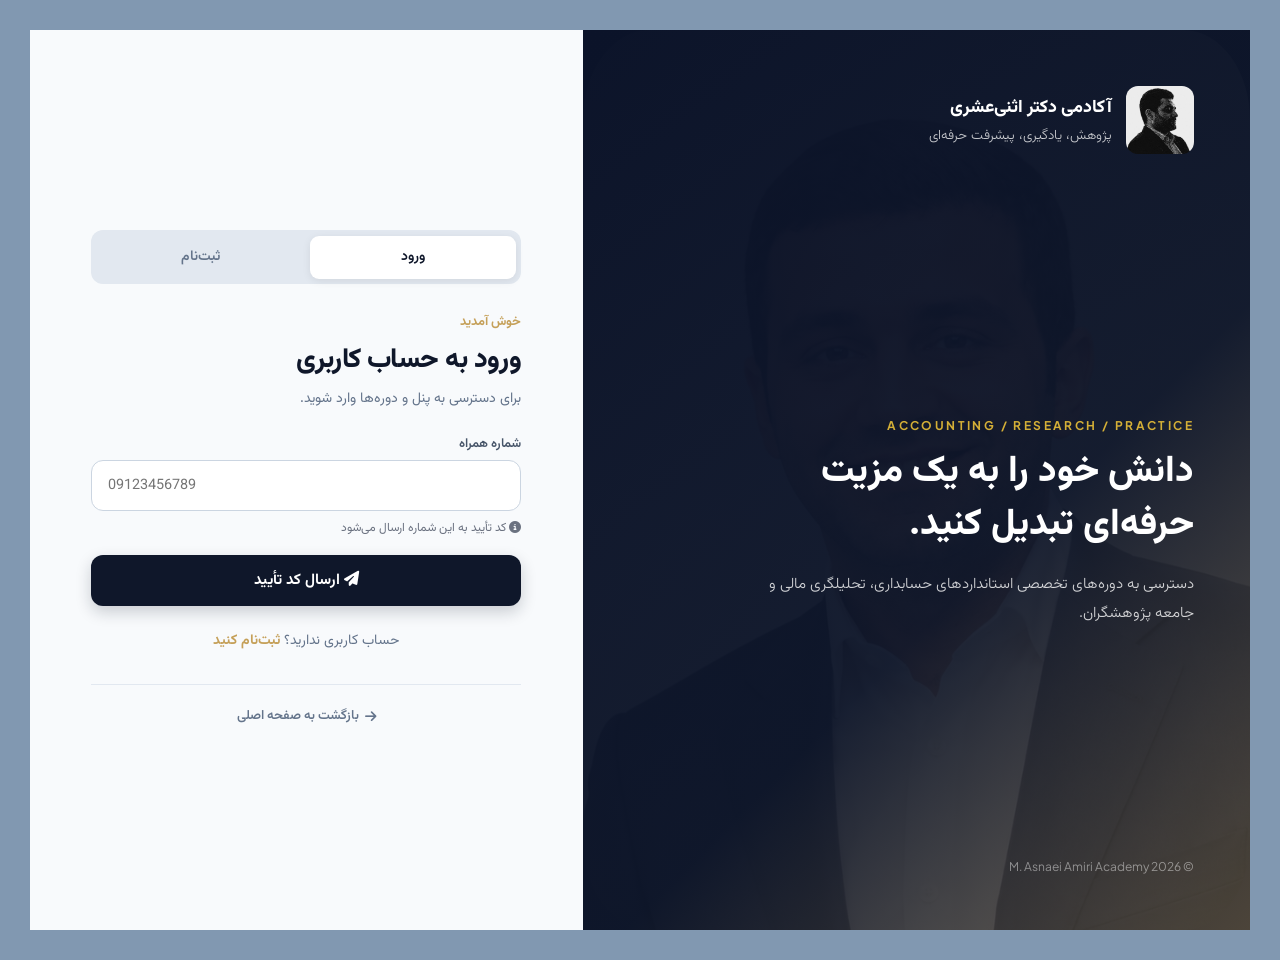
<file: login.html>
<!doctype html>
<html lang="fa" dir="rtl">
<head>
  <meta charset="utf-8">
  <meta name="viewport" content="width=device-width, initial-scale=1">
  <title>ورود و ثبت‌نام | آکادمی دکتر اثنی‌عشری امیری</title>
  
  <!-- فونت‌های جذاب وزیرمتن و Jakarta Sans -->
  <link rel="preconnect" href="https://fonts.googleapis.com">
  <link rel="preconnect" href="https://fonts.gstatic.com" crossorigin>
  <link href="https://fonts.googleapis.com/css2?family=Plus+Jakarta+Sans:wght@400;600;700&family=Vazirmatn:wght@300;400;500;600;700;800&display=swap" rel="stylesheet">

  <!-- آیکون‌ها و استایل اصلی -->
  <link rel="stylesheet" href="https://cdnjs.cloudflare.com/ajax/libs/font-awesome/6.5.1/css/all.min.css">
  <link rel="stylesheet" href="style.css">

  <style>
    /* استایل اعلان خطا/موفقیت */
    .auth-alert {
      padding: 0.75rem 1rem;
      border-radius: 10px;
      font-size: 0.85rem;
      display: none;
      align-items: center;
      gap: 0.5rem;
      margin-bottom: 1rem;
      animation: fadeIn 0.3s ease;
    }
    .auth-alert.error {
      background: #fef2f2;
      color: #b91c1c;
      border: 1px solid #fecaca;
    }
    .auth-alert.success {
      background: #f0fdf4;
      color: #15803d;
      border: 1px solid #bbf7d0;
    }
    @keyframes fadeIn {
      from { opacity: 0; transform: translateY(-6px); }
      to { opacity: 1; transform: translateY(0); }
    }
    
    /* Phone Input Styling */
    .phone-input-wrapper {
      position: relative;
      display: flex;
      align-items: center;
    }
    .phone-input-wrapper .phone-prefix {
      position: absolute;
      right: 16px;
      color: #6b7280;
      font-size: 0.95rem;
      font-weight: 500;
      pointer-events: none;
    }
    .phone-input-wrapper input {
      padding-right: 60px;
      direction: ltr;
      text-align: left;
    }
    
    /* ============ MODAL OVERLAY ============ */
    .modal-overlay {
      display: none;
      position: fixed;
      inset: 0;
      background: rgba(0, 0, 0, 0.55);
      backdrop-filter: blur(6px);
      -webkit-backdrop-filter: blur(6px);
      z-index: 9999;
      align-items: center;
      justify-content: center;
      animation: overlayFadeIn 0.3s ease;
    }
    .modal-overlay.show {
      display: flex;
    }
    @keyframes overlayFadeIn {
      from { opacity: 0; }
      to   { opacity: 1; }
    }

    /* MODAL BOX */
    .otp-modal {
      background: #fff;
      border-radius: 20px;
      padding: 2rem 2rem 1.8rem;
      width: 92%;
      max-width: 420px;
      box-shadow: 0 25px 80px rgba(0,0,0,0.25);
      animation: modalSlideUp 0.35s cubic-bezier(.2,.8,.2,1);
      position: relative;
      text-align: center;
    }
    @keyframes modalSlideUp {
      from { opacity: 0; transform: translateY(30px) scale(0.96); }
      to   { opacity: 1; transform: translateY(0) scale(1); }
    }

    /* Close button */
    .modal-close {
      position: absolute;
      top: 14px;
      left: 14px;
      width: 32px;
      height: 32px;
      border-radius: 50%;
      border: none;
      background: #f3f4f6;
      color: #6b7280;
      font-size: 1rem;
      cursor: pointer;
      display: grid;
      place-items: center;
      transition: all 0.2s ease;
    }
    .modal-close:hover {
      background: #e5e7eb;
      color: #374151;
    }

    .otp-modal-icon {
      width: 56px;
      height: 56px;
      border-radius: 50%;
      background: linear-gradient(135deg, #3b82f6, #2563eb);
      color: #fff;
      font-size: 1.4rem;
      display: grid;
      place-items: center;
      margin: 0 auto 1rem;
      box-shadow: 0 8px 24px rgba(59, 130, 246, 0.3);
    }
    .otp-modal h3 {
      font-size: 1.15rem;
      font-weight: 700;
      color: #1f2937;
      margin-bottom: 0.35rem;
    }
    .otp-modal .otp-modal-sub {
      font-size: 0.85rem;
      color: #6b7280;
      margin-bottom: 1.5rem;
      line-height: 1.6;
    }
    .otp-modal .otp-modal-sub strong {
      color: #374151;
      direction: ltr;
      display: inline-block;
    }

    /* OTP Input Group inside modal */
    .otp-input-group {
      display: flex;
      gap: 0.5rem;
      direction: ltr;
      justify-content: center;
      margin-bottom: 1rem;
    }
    .otp-input-group input {
      width: 50px;
      height: 56px;
      text-align: center;
      font-size: 1.5rem;
      font-weight: 600;
      border: 2px solid #e5e7eb;
      border-radius: 12px;
      background: #f9fafb;
      transition: all 0.2s ease;
      direction: ltr;
    }
    .otp-input-group input:focus {
      outline: none;
      border-color: #3b82f6;
      background: white;
      box-shadow: 0 0 0 3px rgba(59, 130, 246, 0.1);
    }
    .otp-input-group input.filled {
      border-color: #10b981;
      background: #f0fdf4;
    }

    /* Timer */
    .otp-timer {
      text-align: center;
      color: #6b7280;
      font-size: 0.85rem;
      margin-bottom: 0.75rem;
    }
    .otp-timer span {
      color: #3b82f6;
      font-weight: 600;
      direction: ltr;
      display: inline-block;
    }

    /* Resend */
    .resend-btn {
      background: none;
      border: none;
      color: #3b82f6;
      font-size: 0.85rem;
      cursor: pointer;
      padding: 0.5rem;
      margin-bottom: 1rem;
      font-family: inherit;
    }
    .resend-btn:hover { text-decoration: underline; }
    .resend-btn:disabled { color: #9ca3af; cursor: not-allowed; }

    /* Verify button */
    .otp-verify-btn {
      width: 100%;
      padding: 0.85rem;
      border: none;
      border-radius: 12px;
      background: linear-gradient(135deg, #3b82f6, #2563eb);
      color: #fff;
      font-size: 1rem;
      font-weight: 600;
      font-family: inherit;
      cursor: pointer;
      transition: all 0.2s ease;
      box-shadow: 0 4px 14px rgba(59, 130, 246, 0.3);
    }
    .otp-verify-btn:hover {
      transform: translateY(-1px);
      box-shadow: 0 6px 20px rgba(59, 130, 246, 0.4);
    }
    .otp-verify-btn:disabled {
      opacity: 0.6;
      cursor: not-allowed;
      transform: none;
    }
    .auth-hero-bg{
      border-radius: 10%;
    }
    /* Dev mode hint */
    .otp-dev-hint {
      text-align: center;
      margin-top: 0.75rem;
      font-size: 0.75rem;
      color: #9ca3af;   
    }
    .otp-dev-hint strong { color: #6b7280; }
  </style>
</head>
<body>

  <main class="auth-page">
    
    <!-- سمت راست: بنر تصویر و معرفی آکادمی -->
    <section class="auth-hero">
      <div class="auth-hero-bg"></div>
      <div class="auth-hero-overlay"></div>

      <div style="position: relative; z-index: 10;">
        <div class="auth-card-header" style="justify-content: flex-start;">
          <div class="auth-logo-box">
            <img src="11.jpg" alt="دکتر میلاد اثنی عشری" class="auth-top-avatar" onerror="this.src='poster1.png'">
            <div class="auth-logo-text">
              <span class="sub" style="color: #ffffff; font-size: 1.1rem;">آکادمی دکتر اثنی‌عشری</span>
              <p style="margin-top: 0.25rem; color: rgba(255,255,255,0.75); font-size: 0.85rem; font-weight: 300;">پژوهش، یادگیری، پیشرفت حرفه‌ای</p>
            </div>
          </div>
        </div>
      </div>

      <div style="position: relative; z-index: 10; max-width: 440px;">
        <p class="auth-category-tag">ACCOUNTING / RESEARCH / PRACTICE</p>
        <h1 class="auth-hero-title">دانش خود را به یک مزیت حرفه‌ای تبدیل کنید.</h1>
        <p style="color: rgba(255,255,255,0.8); line-height: 1.85; font-size: 0.95rem; font-weight: 300;">
          دسترسی به دوره‌های تخصصی استانداردهای حسابداری، تحلیلگری مالی و جامعه پژوهشگران.
        </p>
      </div>

      <p style="position: relative; z-index: 10; font-size: 0.75rem; color: rgba(255,255,255,0.45); font-family: 'Plus Jakarta Sans', sans-serif;">
        © 2026 M. Asnaei Amiri Academy
      </p>
    </section>

    <!-- سمت چپ: فرم ورود / ثبت‌نام -->
    <section class="auth-content">
      <div class="auth-card">
       
        <!-- باکس پیام خطا/موفقیت -->
        <div id="authAlert" class="auth-alert"></div>

        <!-- تب‌های ورود / ثبت‌نام -->
        <div class="auth-tabs" id="authTabs">
          <button id="loginTab" class="auth-tab-btn active" type="button">ورود</button>
          <button id="signupTab" class="auth-tab-btn" type="button">ثبت‌نام</button>
        </div>

        <!-- فرم شماره تلفن -->
        <div id="phoneSection">
          <div style="margin-bottom: 1.5rem;">
            <p id="eyebrow" class="auth-eyebrow">خوش آمدید</p>
            <h2 id="title" class="auth-main-title">ورود به حساب کاربری</h2>
            <p id="subtitle" class="auth-subtitle">برای دسترسی به پنل و دوره‌ها وارد شوید.</p>
          </div>

          <form id="phoneForm" style="display: flex; flex-direction: column; gap: 1.1rem;">
            <!-- نام (فقط برای ثبت‌نام) -->
            <div id="nameGroup" style="display: none;">
              <label class="auth-label">نام و نام خانوادگی</label>
              <input type="text" id="nameField" class="auth-input" placeholder="مثال: علی احمدی">
            </div>

            <!-- شماره تلفن -->
            <div>
              <label class="auth-label">شماره همراه</label>
              <div class="phone-input-wrapper">
                <input type="tel" id="phoneField" class="auth-input" placeholder="09123456789" maxlength="11" required>
              </div>
              <p style="font-size: 0.75rem; color: #6b7280; margin-top: 0.5rem;">
                <i class="fa-solid fa-circle-info"></i> کد تأیید به این شماره ارسال می‌شود
              </p>
            </div>

            <button type="submit" id="sendOtpBtn" class="auth-submit-btn">
              <i class="fa-solid fa-paper-plane"></i> ارسال کد تأیید
            </button>
          </form>

          <p id="switchText" class="auth-switch-text">
            حساب کاربری ندارید؟ <button id="switchButton" class="auth-switch-btn" type="button">ثبت‌نام کنید</button>
          </p>
        </div>

        <div class="auth-footer-link">
          <a href="index.html" id="homeLink" class="auth-back-home">
            <i class="fa-solid fa-arrow-right"></i> بازگشت به صفحه اصلی
          </a>
        </div>

      </div>
    </section>
  </main>

  <!-- ============ MODAL OTP ============ -->
  <div class="modal-overlay" id="otpModal">
    <div class="otp-modal">
      <button class="modal-close" id="modalCloseBtn" type="button" aria-label="بستن">
        <i class="fa-solid fa-xmark"></i>
      </button>

      <div class="otp-modal-icon">
        <i class="fa-solid fa-shield-halved"></i>
      </div>

      <h3>کد تأیید را وارد کنید</h3>
      <p class="otp-modal-sub">کد ۶ رقمی ارسال شده به شماره<br><strong id="modalPhoneDisplay"></strong> را وارد کنید.</p>

      <form id="otpForm">
        <!-- ورودی OTP -->
        <div class="otp-input-group">
          <input type="tel" maxlength="1" class="otp-digit" data-index="0">
          <input type="tel" maxlength="1" class="otp-digit" data-index="1">
          <input type="tel" maxlength="1" class="otp-digit" data-index="2">
          <input type="tel" maxlength="1" class="otp-digit" data-index="3">
          <input type="tel" maxlength="1" class="otp-digit" data-index="4">
          <input type="tel" maxlength="1" class="otp-digit" data-index="5">
        </div>

        <!-- تایمر -->
        <div class="otp-timer" id="otpTimer">
          زمان باقی‌مانده: <span id="countdown">02:00</span>
        </div>

        <!-- ارسال مجدد -->
        <button type="button" class="resend-btn" id="resendBtn" disabled>
          <i class="fa-solid fa-rotate"></i> ارسال مجدد کد تأیید
        </button>

        <button type="submit" id="verifyOtpBtn" class="otp-verify-btn">
          <i class="fa-solid fa-check-circle"></i> تأیید و ورود
        </button>
      </form>

      <p class="otp-dev-hint">
        <i class="fa-solid fa-flask"></i> کد تست: <strong>123123</strong>
      </p>
    </div>
  </div>

  <script>
    const API_BASE = 'http://127.0.0.1:5050';
    const $ = id => document.getElementById(id);
    
    let isSignup = false;
    let currentPhone = '';
    let countdownInterval = null;
    let countdownSeconds = 120;

    /* =============== ALERT HELPERS =============== */
    const alertBox = $('authAlert');
    function showAlert(msg, isSuccess = false) {
      alertBox.className = `auth-alert ${isSuccess ? 'success' : 'error'}`;
      alertBox.innerHTML = `<i class="fa-solid ${isSuccess ? 'fa-circle-check' : 'fa-circle-exclamation'}"></i> ${msg}`;
      alertBox.style.display = 'flex';
    }
    function hideAlert() {
      alertBox.style.display = 'none';
    }

    /* =============== MODAL HELPERS =============== */
    const otpModal = $('otpModal');
    function openOtpModal(phone) {
      $('modalPhoneDisplay').textContent = phone;
      otpModal.classList.add('show');
      clearOtpInputs();
      setTimeout(() => {
        document.querySelector('.otp-digit[data-index="0"]').focus();
      }, 350);
    }
    function closeOtpModal() {
      otpModal.classList.remove('show');
      if (countdownInterval) clearInterval(countdownInterval);
      clearOtpInputs();
      hideAlert();
    }
    // Close on overlay click
    otpModal.addEventListener('click', (e) => {
      if (e.target === otpModal) closeOtpModal();
    });
    // Close on Escape
    document.addEventListener('keydown', (e) => {
      if (e.key === 'Escape' && otpModal.classList.contains('show')) closeOtpModal();
    });
    $('modalCloseBtn').addEventListener('click', closeOtpModal);

    /* =============== RENDER TABS =============== */
    function render() {
      hideAlert();
      $('eyebrow').textContent = 'خوش آمدید';
      $('title').textContent = isSignup ? 'ساخت حساب کاربری' : 'ورود به حساب کاربری';
      $('subtitle').textContent = isSignup ? 'در چند ثانیه حساب خود را بسازید و شروع کنید.' : 'برای دسترسی به پنل و دوره‌ها وارد شوید.';
      $('nameGroup').style.display = isSignup ? 'block' : 'none';
      $('nameField').required = isSignup;
      $('sendOtpBtn').innerHTML = '<i class="fa-solid fa-paper-plane"></i> ارسال کد تأیید';

      $('switchText').innerHTML = isSignup 
        ? 'قبلاً ثبت‌نام کرده‌اید؟ ' 
        : 'حساب کاربری ندارید؟ ';

      let b = document.createElement('button');
      b.type = 'button';
      b.className = 'auth-switch-btn';
      b.textContent = isSignup ? 'وارد شوید' : 'ثبت‌نام کنید';
      b.onclick = () => { isSignup = !isSignup; render(); };
      $('switchText').appendChild(b);

      $('loginTab').classList.toggle('active', !isSignup);
      $('signupTab').classList.toggle('active', isSignup);
    }

    $('loginTab').onclick = () => { isSignup = false; render(); };
    $('signupTab').onclick = () => { isSignup = true; render(); };

    /* =============== PHONE FORM SUBMIT =============== */
    $('phoneForm').addEventListener('submit', async (e) => {
      e.preventDefault();
      hideAlert();

      const phone = $('phoneField').value.trim();
      const name = $('nameField').value.trim();

      if (!phone) {
        showAlert('لطفاً شماره همراه را وارد کنید.');
        return;
      }
      if (!/^09\d{9}$/.test(phone)) {
        showAlert('فرمت شماره تلفن نادرست است. مثال: 09123456789');
        return;
      }
      if (isSignup && !name) {
        showAlert('لطفاً نام و نام خانوادگی خود را وارد کنید.');
        return;
      }

      try {
        const checkResponse = await fetch(`${API_BASE}/api/auth/check-phone?phone=${encodeURIComponent(phone)}`);
        const checkData = await checkResponse.json();
        if (!checkData.success) {
          showAlert(checkData.message || 'Registration check failed.');
          return;
        }
        if (!isSignup && !checkData.registered) {
          showAlert('This phone is not registered. Please switch to Sign up first.');
          isSignup = true;
          render();
          return;
        }
        if (isSignup && checkData.registered) {
          showAlert('This phone is already registered. Please use Login.');
          isSignup = false;
          render();
          return;
        }
      } catch (error) {
        showAlert('Could not check the registration status.');
        console.error('Registration check error:', error);
        return;
      }

      currentPhone = phone;
      
      const sendBtn = $('sendOtpBtn');
      sendBtn.disabled = true;
      sendBtn.innerHTML = '<i class="fa-solid fa-spinner fa-spin"></i> در حال ارسال...';

      try {
        const response = await fetch(`${API_BASE}/api/otp/send`, {
          method: 'POST',
          headers: { 'Content-Type': 'application/json' },
          body: JSON.stringify({ phone })
        });

        const data = await response.json();
        
        if (data.success) {
          // Open the OTP modal
          openOtpModal(phone);
          startCountdown(data.expires_in || 120);
        } else {
          showAlert(data.message);
        }
      } catch (error) {
        showAlert('خطا در اتصال به سرور. لطفاً دوباره تلاش کنید.');
        console.error('Send OTP error:', error);
      } finally {
        sendBtn.disabled = false;
        sendBtn.innerHTML = '<i class="fa-solid fa-paper-plane"></i> ارسال کد تأیید';
      }
    });

    /* =============== OTP INPUT HANDLING =============== */
    const otpDigits = document.querySelectorAll('.otp-digit');
    
    otpDigits.forEach((input, index) => {
      input.addEventListener('input', (e) => {
        const value = e.target.value.replace(/\D/g, '');
        e.target.value = value;
        
        if (value && index < 5) {
          otpDigits[index + 1].focus();
        }
        
        if (value) {
          e.target.classList.add('filled');
        } else {
          e.target.classList.remove('filled');
        }
      });
      
      input.addEventListener('keydown', (e) => {
        if (e.key === 'Backspace' && !e.target.value && index > 0) {
          otpDigits[index - 1].focus();
          otpDigits[index - 1].value = '';
          otpDigits[index - 1].classList.remove('filled');
        }
      });
      
      input.addEventListener('paste', (e) => {
        e.preventDefault();
        const pastedData = e.clipboardData.getData('text').replace(/\D/g, '');
        
        if (pastedData.length === 6) {
          otpDigits.forEach((digit, i) => {
            digit.value = pastedData[i];
            digit.classList.add('filled');
          });
          otpDigits[5].focus();
        }
      });
    });

    function getOtpValue() {
      return Array.from(otpDigits).map(d => d.value).join('');
    }

    function clearOtpInputs() {
      otpDigits.forEach(d => {
        d.value = '';
        d.classList.remove('filled');
      });
    }

    /* =============== OTP FORM SUBMIT (inside modal) =============== */
    $('otpForm').addEventListener('submit', async (e) => {
      e.preventDefault();
      hideAlert();

      const code = getOtpValue();
      if (code.length !== 6) {
        showAlert('لطفاً کد ۶ رقمی را کامل وارد کنید.');
        return;
      }

      const verifyBtn = $('verifyOtpBtn');
      verifyBtn.disabled = true;
      verifyBtn.innerHTML = '<i class="fa-solid fa-spinner fa-spin"></i> در حال تأیید...';

      try {
        const payload = { phone: currentPhone, code: code, is_signup: isSignup };
        
        if (isSignup) {
          payload.name = $('nameField').value.trim();
        }

        const response = await fetch(`${API_BASE}/api/otp/verify`, {
          method: 'POST',
          headers: { 'Content-Type': 'application/json' },
          body: JSON.stringify(payload)
        });

        const data = await response.json();
        
        if (data.success) {
          showAlert('احراز هویت موفقیت‌آمیز بود! در حال انتقال...', true);
          
          const authToken = data.token || data.access_token || '';
          const currentUser = data.user || {};
          if (!authToken) {
            showAlert('توکن ورود از سرور دریافت نشد. backend را بررسی کنید.');
            return;
          }
          localStorage.setItem('academy_token', authToken);
          localStorage.setItem('academy_currentUser', JSON.stringify(currentUser));
          
          if (countdownInterval) clearInterval(countdownInterval);
          
          setTimeout(() => {
            window.location.href = 'user_dashboard.html';
          }, 1200);
        } else {
          showAlert(data.message);
          clearOtpInputs();
          otpDigits[0].focus();
        }
      } catch (error) {
        showAlert('خطا در اتصال به سرور. لطفاً دوباره تلاش کنید.');
        console.error('Verify OTP error:', error);
      } finally {
        verifyBtn.disabled = false;
        verifyBtn.innerHTML = '<i class="fa-solid fa-check-circle"></i> تأیید و ورود';
      }
    });

    /* =============== COUNTDOWN TIMER =============== */
    function startCountdown(seconds) {
      countdownSeconds = seconds;
      const resendBtn = $('resendBtn');
      
      resendBtn.disabled = true;
      resendBtn.innerHTML = '<i class="fa-solid fa-rotate"></i> ارسال مجدد کد تأیید';
      
      if (countdownInterval) clearInterval(countdownInterval);
      
      updateCountdownDisplay();
      
      countdownInterval = setInterval(() => {
        countdownSeconds--;
        updateCountdownDisplay();
        
        if (countdownSeconds <= 0) {
          clearInterval(countdownInterval);
          $('countdown').textContent = 'منقضی شده';
          resendBtn.disabled = false;
          resendBtn.innerHTML = '<i class="fa-solid fa-rotate"></i> ارسال مجدد کد تأیید';
        }
      }, 1000);
    }
    
    function updateCountdownDisplay() {
      const mins = Math.floor(countdownSeconds / 60);
      const secs = countdownSeconds % 60;
      $('countdown').textContent = `${mins.toString().padStart(2, '0')}:${secs.toString().padStart(2, '0')}`;
    }

    /* =============== RESEND OTP =============== */
    $('resendBtn').addEventListener('click', async () => {
      hideAlert();
      
      const resendBtn = $('resendBtn');
      resendBtn.disabled = true;
      resendBtn.innerHTML = '<i class="fa-solid fa-spinner fa-spin"></i> در حال ارسال...';

      try {
        const response = await fetch(`${API_BASE}/api/otp/send`, {
          method: 'POST',
          headers: { 'Content-Type': 'application/json' },
          body: JSON.stringify({ phone: currentPhone })
        });

        const data = await response.json();
        
        if (data.success) {
          showAlert('کد تأیید جدید ارسال شد.', true);
          startCountdown(data.expires_in || 120);
          clearOtpInputs();
          otpDigits[0].focus();
        } else {
          showAlert(data.message);
          resendBtn.disabled = false;
        }
      } catch (error) {
        showAlert('خطا در ارسال مجدد کد.');
        resendBtn.disabled = false;
      }
    });

    // Initialize
    render();
  </script>
</body>
</html>
</file>
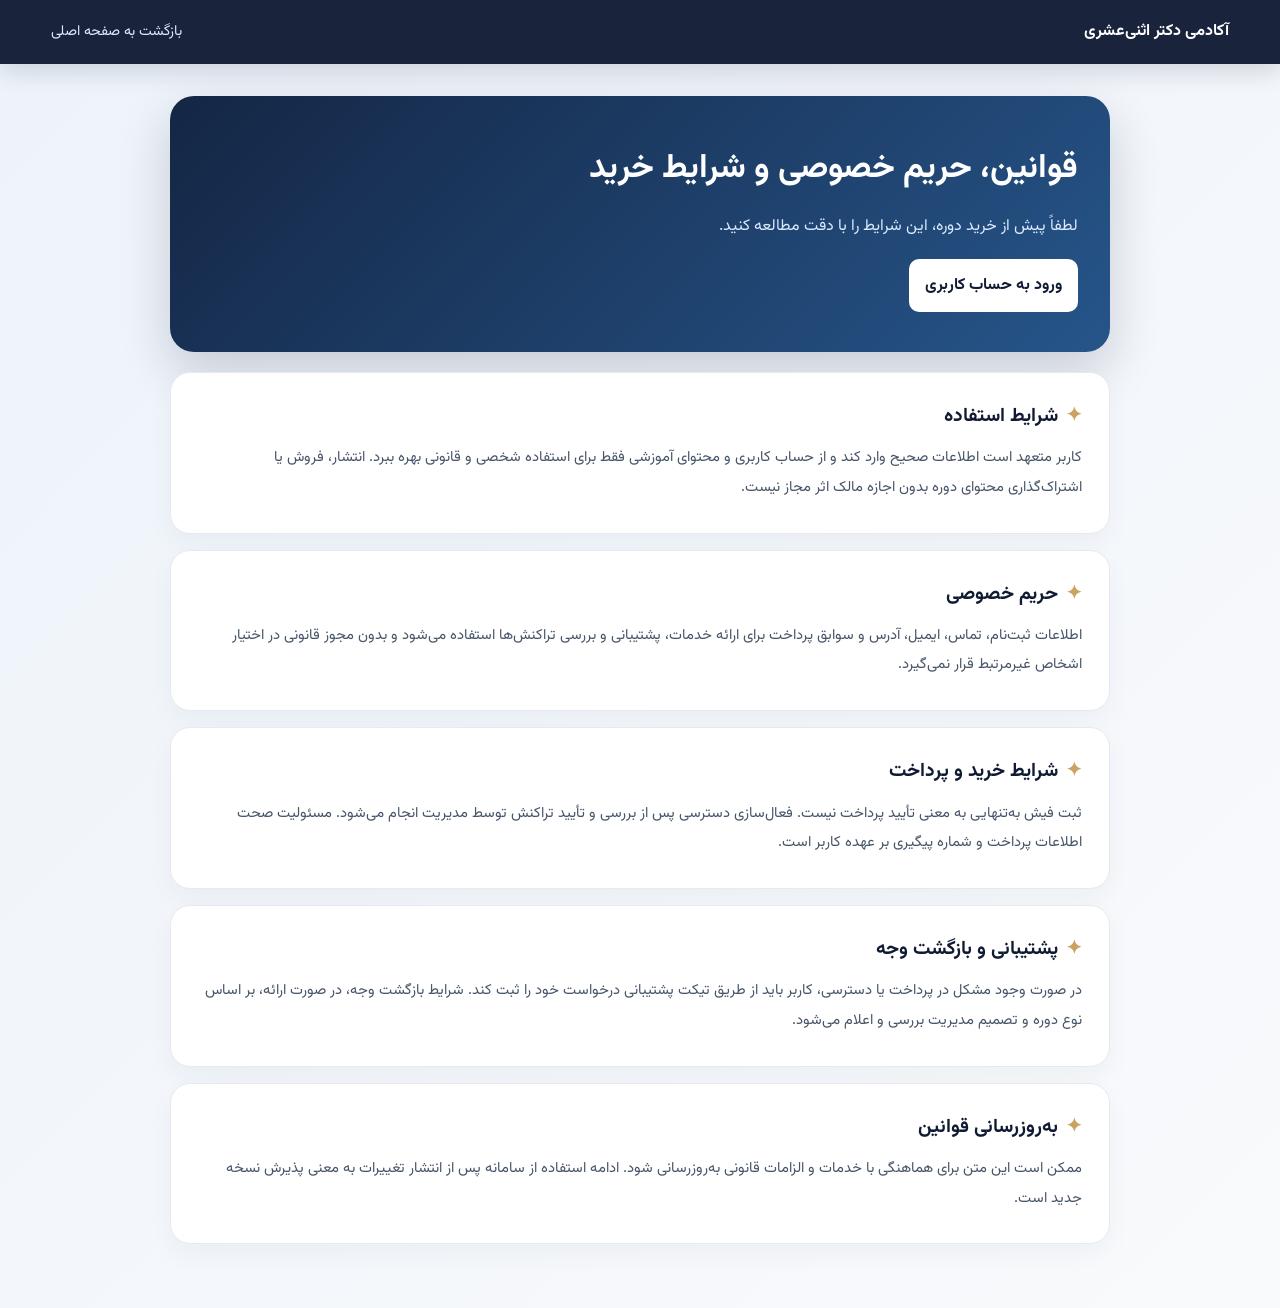
<file: policies.html>
<!doctype html>
<html lang="fa" dir="rtl">
<head>
  <meta charset="utf-8">
  <meta name="viewport" content="width=device-width, initial-scale=1">
  <title>قوانین و حریم خصوصی | آکادمی</title>
  <link href="https://fonts.googleapis.com/css2?family=Vazirmatn:wght@400;500;600;700;800&display=swap" rel="stylesheet">
  <style>
    :root{--navy:#101b33;--blue:#3478d1;--gold:#c9a35f;--ink:#17233d;--muted:#64748b;--line:#e5eaf1}
    *{box-sizing:border-box}body{margin:0;background:linear-gradient(135deg,#edf3fa,#f9fafc);color:var(--ink);font-family:Vazirmatn,Arial,sans-serif;line-height:2}
    header{padding:1rem clamp(1rem,4vw,4rem);background:rgba(16,27,51,.96);color:#fff;display:flex;justify-content:space-between;align-items:center;gap:1rem;position:sticky;top:0;z-index:2;box-shadow:0 8px 24px #101b3326}
    header a{color:#dbeafe;text-decoration:none;font-size:.9rem}main{width:min(940px,calc(100% - 2rem));margin:2rem auto 4rem}.hero{padding:2.5rem 2rem;border-radius:24px;background:linear-gradient(135deg,#142644,#26558a);color:#fff;box-shadow:0 20px 50px #101b3330;margin-bottom:1.25rem}.hero h1{margin:0 0 .5rem;font-size:clamp(1.45rem,4vw,2.1rem)}.hero p{margin:0;color:#dbeafe}.card{background:#fff;border:1px solid var(--line);border-radius:20px;padding:1.5rem 1.7rem;margin:1rem 0;box-shadow:0 10px 26px #17233d0b}.card h2{margin:0 0 .5rem;font-size:1.2rem;color:var(--navy)}.card h2::before{content:'✦';color:var(--gold);margin-left:.5rem}.card p{margin:.4rem 0;color:#475569;font-size:.92rem}.back{display:inline-flex;margin-top:1rem;padding:.65rem 1rem;border-radius:10px;background:#fff;color:var(--navy);text-decoration:none;font-weight:700}
  </style>
</head>
<body>
  <header><strong>آکادمی دکتر اثنی‌عشری</strong><a href="homepage_fa.html">بازگشت به صفحه اصلی</a></header>
  <main>
    <section class="hero"><h1>قوانین، حریم خصوصی و شرایط خرید</h1><p>لطفاً پیش از خرید دوره، این شرایط را با دقت مطالعه کنید.</p><a class="back" href="login.html">ورود به حساب کاربری</a></section>
    <section class="card"><h2>شرایط استفاده</h2><p>کاربر متعهد است اطلاعات صحیح وارد کند و از حساب کاربری و محتوای آموزشی فقط برای استفاده شخصی و قانونی بهره ببرد. انتشار، فروش یا اشتراک‌گذاری محتوای دوره بدون اجازه مالک اثر مجاز نیست.</p></section>
    <section class="card"><h2>حریم خصوصی</h2><p>اطلاعات ثبت‌نام، تماس، ایمیل، آدرس و سوابق پرداخت برای ارائه خدمات، پشتیبانی و بررسی تراکنش‌ها استفاده می‌شود و بدون مجوز قانونی در اختیار اشخاص غیرمرتبط قرار نمی‌گیرد.</p></section>
    <section class="card"><h2>شرایط خرید و پرداخت</h2><p>ثبت فیش به‌تنهایی به معنی تأیید پرداخت نیست. فعال‌سازی دسترسی پس از بررسی و تأیید تراکنش توسط مدیریت انجام می‌شود. مسئولیت صحت اطلاعات پرداخت و شماره پیگیری بر عهده کاربر است.</p></section>
    <section class="card"><h2>پشتیبانی و بازگشت وجه</h2><p>در صورت وجود مشکل در پرداخت یا دسترسی، کاربر باید از طریق تیکت پشتیبانی درخواست خود را ثبت کند. شرایط بازگشت وجه، در صورت ارائه، بر اساس نوع دوره و تصمیم مدیریت بررسی و اعلام می‌شود.</p></section>
    <section class="card"><h2>به‌روزرسانی قوانین</h2><p>ممکن است این متن برای هماهنگی با خدمات و الزامات قانونی به‌روزرسانی شود. ادامه استفاده از سامانه پس از انتشار تغییرات به معنی پذیرش نسخه جدید است.</p></section>
  </main>
</body>
</html>
</file>
<file: style.css>
* {
  box-sizing: border-box;
  margin: 0;
  padding: 0;
}

/* Keep critical visibility states working even when Tailwind CDN is offline. */
.hidden {
  display: none !important;
}

/* Modern dashboard and admin themes */
.dashboard-page {
  padding: 0;
  background: linear-gradient(135deg, #eef6ff 0%, #f8fbff 55%, #e9f2fb 100%);
  color: #101B33;
}
.dashboard-page .login-gate {
  position: fixed;
  inset: 0;
  z-index: 10000;
  display: flex;
  align-items: center;
  justify-content: center;
  padding: 1rem;
  background: linear-gradient(135deg, #101b33 0%, #1a2d4d 50%, #101b33 100%);
}
.dashboard-page .login-gate-box {
  width: min(92vw, 400px);
  padding: 2.25rem;
  border-radius: 20px;
  background: #fff;
  box-shadow: 0 30px 80px rgba(0,0,0,.3);
  text-align: center;
}
.dashboard-page .login-gate-box h2 {
  margin-bottom: .5rem;
  color: #101b33 !important;
  font-size: 1.3rem;
}
.dashboard-page .login-gate-box p {
  margin-bottom: 1.25rem;
  color: #64748b !important;
  font-size: .85rem;
}
.dashboard-page .login-gate-box a {
  display: inline-flex;
  align-items: center;
  gap: .5rem;
  padding: .7rem 1rem;
  border-radius: 10px;
  background: linear-gradient(135deg,#101B33,#1a2d4d);
  color: #fff;
  text-decoration: none;
  font-weight: 700;
}
.dashboard-page #dashboardLayout {
  display: flex;
  min-height: 100vh;
  background: linear-gradient(135deg, #f8fbff 0%, #edf4fb 100%);
  color: #101B33;
}
.dashboard-page #dashboardLayout > aside {
  width: 260px;
  min-height: 100vh;
  flex-shrink: 0;
  position: sticky;
  top: 0;
  padding: 1.5rem;
  background: linear-gradient(160deg, #101b33 0%, #182743 55%, #0f2747 100%) !important;
  color: #fff !important;
  box-shadow: 12px 0 40px rgba(16,27,51,.14);
}
.dashboard-page #dashboardLayout > aside > nav {
  flex: 1;
  margin-top: 2rem;
}
.dashboard-page #dashboardLayout > aside .nav-link {
  display: flex;
  align-items: center;
  gap: .65rem;
  margin-bottom: .25rem;
  border-radius: 10px;
  color: rgba(255,255,255,.72) !important;
  transition: background .2s ease, color .2s ease, transform .2s ease;
}
.dashboard-page #dashboardLayout > aside .nav-link:hover {
  transform: translateX(-2px);
}
.dashboard-page #dashboardLayout > aside a,
.dashboard-page #dashboardLayout > aside p,
.dashboard-page #dashboardLayout > aside button {
  color: rgba(255,255,255,.72);
}
.dashboard-page #dashboardLayout > aside .nav-link.active {
  color: #fff !important;
}
.dashboard-page #dashboardLayout main {
  flex: 1;
  width: calc(100% - 260px);
  padding: 2rem 2.5rem;
  overflow-y: auto;
  max-width: none !important;
  background: radial-gradient(circle at 92% 5%, rgba(16,27,51,.04), transparent 28%),
    linear-gradient(180deg, rgba(255,255,255,.9), rgba(239,246,253,.95));
}
.dashboard-page #dashboardLayout main > .tab-content,
.dashboard-page #dashboardLayout main > div {
  max-width: 1200px;
  margin-inline: auto;
}
.dashboard-page #dashboardLayout main,
.dashboard-page #dashboardLayout main h1,
.dashboard-page #dashboardLayout main h2,
.dashboard-page #dashboardLayout main h3,
.dashboard-page #dashboardLayout main p,
.dashboard-page #dashboardLayout main label,
.dashboard-page #dashboardLayout main strong,
.dashboard-page #dashboardLayout main b {
  color: #10233f !important;
}
.dashboard-page #dashboardLayout main .text-white { color: #10233f !important; }
.dashboard-page #dashboardLayout .s-card,
.dashboard-page #dashboardLayout .stat-card {
  border-radius: 16px;
  padding: 1.25rem;
  background: linear-gradient(145deg, #ffffff 0%, #f8fbff 100%);
  border: 1px solid rgba(16,27,51,.08);
  box-shadow: 0 8px 24px rgba(16,27,51,.06);
  transition: transform .2s ease, box-shadow .2s ease;
}
.dashboard-page #dashboardLayout .stat-card:hover,
.dashboard-page #dashboardLayout .s-card:hover {
  transform: translateY(-2px);
  box-shadow: 0 12px 32px rgba(16,27,51,.1);
}
.dashboard-page #dashboardLayout .stat-icon {
  width: 40px;
  height: 40px;
  border-radius: 10px;
  display: grid;
  place-items: center;
  font-size: 1rem;
  margin-bottom: .75rem;
}
.dashboard-page #dashboardLayout .stat-label {
  font-size: .8rem;
  color: #47536B;
  margin-bottom: .35rem;
}
.dashboard-page #dashboardLayout .stat-value {
  font-size: 1.6rem;
  font-weight: 700;
  color: #101B33;
}
.dashboard-page #dashboardLayout .s-card:nth-child(1) { border-top: 4px solid #2563eb; }
.dashboard-page #dashboardLayout .s-card:nth-child(2) { border-top: 4px solid #16a34a; }
.dashboard-page #dashboardLayout .s-card:nth-child(3) { border-top: 4px solid #f59e0b; }
.dashboard-page #dashboardLayout .c-card {
  border-radius: 16px;
  padding: 1.25rem;
  background: linear-gradient(145deg, #fff 0%, #f8fbff 100%);
  border: 1px solid rgba(16,27,51,.08);
  box-shadow: 0 8px 22px rgba(16,27,51,.05);
}
.dashboard-page #dashboardLayout .section-header {
  display: flex;
  justify-content: space-between;
  align-items: center;
  margin-bottom: 1.5rem;
  flex-wrap: wrap;
  gap: 1rem;
}
.dashboard-page #dashboardLayout .section-header h1 {
  font-size: 1.5rem;
  font-weight: 700;
  color: #101B33;
}
.dashboard-page #dashboardLayout .section-header .subtitle {
  font-size: .85rem;
  color: #47536B;
  margin-top: .25rem;
}
.dashboard-page #dashboardLayout .stats-grid {
  display: grid;
  grid-template-columns: repeat(auto-fill, minmax(200px, 1fr));
  gap: 1rem;
  margin-bottom: 2rem;
}
.dashboard-page #dashboardLayout h1,
.dashboard-page #dashboardLayout h2,
.dashboard-page #dashboardLayout h3 { color: #101B33; }
.dashboard-page #dashboardLayout .nav-link.active {
  background: linear-gradient(135deg, #101B33, #1a2d4d) !important;
  color: #fff !important;
  box-shadow: 0 8px 20px rgba(16,27,51,.25);
}
.dashboard-page #dashboardLayout .nav-link:hover {
  background: rgba(255,255,255,.08);
  color: #fff !important;
}
.dashboard-page .support-unread-badge {
  display: none;
  margin-right: auto;
  background: #ef4444;
  color: #fff;
  min-width: 1.35rem;
  justify-content: center;
}
.dashboard-page .support-unread-badge[style*="inline-flex"] {
  animation: supportBadgePulse 1.8s ease-in-out infinite;
}
@keyframes supportBadgePulse {
  0%, 100% { box-shadow: 0 0 0 0 rgba(239,68,68,.35); }
  50% { box-shadow: 0 0 0 6px rgba(239,68,68,0); }
}
.dashboard-page #notifBadge[style*="flex"] {
  animation: notifPulse 2s ease-in-out infinite;
}
@keyframes notifPulse {
  0%, 100% { box-shadow: 0 0 0 0 rgba(239,68,68,.4); }
  50% { box-shadow: 0 0 0 5px rgba(239,68,68,0); }
}
.dashboard-page .support-direct-messages {
  margin-top: 2rem;
  padding-top: 1.5rem;
  border-top: 1px solid rgba(16,27,51,.1);
}
.dashboard-page .support-direct-messages h3 {
  margin-bottom: .9rem;
  font-size: 1.05rem;
}
.dashboard-page .support-ticket-card {
  background: linear-gradient(145deg, #fff 0%, #f5faff 100%);
  border: 1px solid rgba(2,132,199,.14);
  border-radius: 16px;
  padding: 1.25rem;
  cursor: pointer;
  transition: transform .2s ease, box-shadow .2s ease, border-color .2s ease;
}
.dashboard-page .support-ticket-card:hover {
  transform: translateY(-2px);
  border-color: rgba(2,132,199,.34);
  box-shadow: 0 12px 26px rgba(15,23,42,.09);
}
.dashboard-page .support-ticket-meta {
  margin-top: .25rem;
  color: #64748b;
  font-size: .8rem;
}
.dashboard-page .support-ticket-arrow {
  color: #A9823D;
  transition: transform .2s ease;
}
.dashboard-page .support-ticket-card:hover .support-ticket-arrow {
  transform: translateX(-3px);
}
.dashboard-page .support-message-card {
  padding: 1rem 1.15rem;
  border-radius: 14px;
  background: #fff;
  border: 1px solid rgba(2,132,199,.14);
  box-shadow: 0 8px 20px rgba(15,23,42,.05);
}
.dashboard-page .support-message-card.is-unread {
  border-right: 4px solid #ef4444;
  background: linear-gradient(135deg,#fff,#fff7f7);
}
.dashboard-page .support-message-head {
  display: flex;
  justify-content: space-between;
  gap: 1rem;
  margin-bottom: .45rem;
}
.dashboard-page .support-message-head small {
  color: #64748b;
  white-space: nowrap;
}
.dashboard-page .support-message-card p {
  margin-bottom: .7rem;
  line-height: 1.9;
}
.dashboard-page .modal-overlay {
  display: none;
  position: fixed;
  inset: 0;
  z-index: 9000;
  align-items: center;
  justify-content: center;
  padding: 1rem;
  background: rgba(15,23,42,.58);
  backdrop-filter: blur(6px);
}
.dashboard-page .modal-overlay.show { display: flex; }
.dashboard-page .modal-box {
  width: min(92vw, 520px);
  max-height: 90vh;
  overflow-y: auto;
  padding: 2rem;
  border-radius: 22px;
  background: #fff;
  box-shadow: 0 25px 80px rgba(15,23,42,.28);
  animation: dashboardModalIn .3s ease;
}
.dashboard-page .modal-box h3 {
  margin-bottom: 1rem;
  font-size: 1.15rem;
  font-weight: 800;
}
.dashboard-page .modal-box label {
  display: block;
  margin: .65rem 0 .3rem;
  font-size: .85rem;
  font-weight: 700;
  color: #334155 !important;
}
.dashboard-page .modal-box input,
.dashboard-page .modal-box textarea {
  width: 100%;
  padding: .75rem 1rem;
  border: 2px solid #dbe5ef;
  border-radius: 12px;
  background: #f8fbff;
  color: #10233f;
  font: inherit;
}
.dashboard-page .modal-box input:focus,
.dashboard-page .modal-box textarea:focus {
  outline: none;
  border-color: #A9823D;
  box-shadow: 0 0 0 3px rgba(169,130,61,.1);
}
.dashboard-page .btn {
  display: inline-flex;
  align-items: center;
  justify-content: center;
  gap: .5rem;
  border: 0;
  border-radius: 11px;
  padding: .65rem 1.1rem;
  cursor: pointer;
  font: 700 .88rem 'Vazirmatn', sans-serif;
}
.dashboard-page .btn-primary {
  background: linear-gradient(135deg,#101B33,#1a2d4d);
  color: #fff !important;
}
.dashboard-page .btn-primary:hover {
  background: linear-gradient(135deg,#1a2d4d,#0f1f3a);
}
.dashboard-page .btn-outline {
  background: white;
  border: 1px solid rgba(16,27,51,.2);
  color: #47536B !important;
  border-radius: 10px;
}
.dashboard-page .btn-outline:hover {
  background: #f8f9fb;
}
.dashboard-page .btn:disabled { opacity: .55; cursor: wait; }
@keyframes dashboardModalIn {
  from { opacity: 0; transform: translateY(18px) scale(.97); }
  to { opacity: 1; transform: translateY(0) scale(1); }
}

@media (max-width: 768px) {
  .dashboard-page #dashboardLayout {
    display: block;
  }
  .dashboard-page #dashboardLayout > aside {
    width: 100%;
    min-height: auto;
    position: relative;
  }
  .dashboard-page #dashboardLayout > aside > nav {
    margin-top: 1.25rem;
  }
  .dashboard-page #dashboardLayout main {
    width: 100%;
    padding: 1rem;
  }
}

.admin-page-body {
  padding: 0;
  background: linear-gradient(135deg, #eef6ff 0%, #f8fbff 55%, #e9f2fb 100%);
}
.admin-page-body .admin-main {
  max-width: none;
  background: radial-gradient(circle at 95% 0%, rgba(56,189,248,.12), transparent 30%);
}
.admin-page-body .stat-card,
.admin-page-body .data-table,
.admin-page-body .report-card {
  border-color: rgba(2,132,199,.14);
  box-shadow: 0 12px 30px rgba(15,23,42,.06);
}
.admin-page-body .stat-card {
  background: linear-gradient(145deg, #fff 0%, #f0f8ff 100%);
}
.admin-page-body .stat-card:hover {
  box-shadow: 0 16px 34px rgba(2,132,199,.14);
}
.admin-page-body .sidebar-nav a.active {
  background: linear-gradient(135deg, #0284c7, #0369a1);
  box-shadow: 0 8px 18px rgba(2,132,199,.25);
}
.admin-page-body .btn-primary {
  background: linear-gradient(135deg, #0284c7, #0369a1);
}
.admin-page-body .btn-primary:hover {
  background: linear-gradient(135deg, #0369a1, #075985);
}

.admin-page-body .report-financial-summary {
  display: grid;
  grid-template-columns: repeat(3, minmax(0, 1fr));
  gap: .75rem;
  margin: 1rem 0 1.25rem;
}
.admin-page-body .report-financial-summary > div {
  display: flex;
  flex-direction: column;
  gap: .35rem;
  padding: .9rem 1rem;
  border: 1px solid rgba(2,132,199,.12);
  border-radius: 13px;
  background: #f8fbff;
}
.admin-page-body .report-financial-summary span {
  color: #64748b;
  font-size: .78rem;
}
.admin-page-body .report-financial-summary strong {
  color: #0f172a;
  font-size: 1rem;
}
.admin-page-body .report-financial-summary .expense-value { color: #dc2626; }
.admin-page-body .report-financial-summary .profit-value { color: #059669; }
@media (max-width: 700px) {
  .admin-page-body .report-financial-summary { grid-template-columns: 1fr; }
}

body {
  background-color: #8198b1;
  font-family: 'Vazirmatn', system-ui, -apple-system, sans-serif;
  padding: 30px;
  min-height: 100vh;
  color: #333;
}

/* =========================================
   هدر (Header)
========================================= */
.header-container {
  background: #edecea;
  display: flex;
  align-items: center;
  justify-content: space-between;
  padding: 12px 28px;
  gap: 20px;
  position: relative;
  border-radius: 22px;
  box-shadow: 9px 9px 18px #6c8096, -9px -9px 18px #96b0cc;
  border: 1px solid rgba(255, 255, 255, 0.4);
}

.logo-box {
  display: flex;
  align-items: center;
}

.logo-box img {
  height: 70px;
  width: 70px;
  border-radius: 50%;
  object-fit: cover;
  filter: grayscale(100%) opacity(0.85);
  transition: all 0.3s ease;
  box-shadow: 3px 3px 6px #cac9c7, -3px -3px 6px #ffffff;
}

.logo-box img:hover {
  filter: grayscale(0%) opacity(1);
}

.nav-menu {
  display: flex;
  align-items: center;
  gap: 12px;
}

.nav-wrapper {
  position: relative;
  display: inline-block;
}

.nav-item {
  height: 46px;
  width: 46px;
  background: #edecea;
  border: none;
  outline: none;
  border-radius: 14px;
  display: flex;
  align-items: center;
  justify-content: center;
  color: #4392c9;
  font-family: inherit;
  font-size: 17px;
  cursor: pointer;
  box-shadow: 5px 5px 10px #cac9c7, -5px -5px 10px #ffffff;
  transition: all 0.3s cubic-bezier(0.4, 0, 0.2, 1);
  overflow: hidden;
  white-space: nowrap;
  padding: 0 14px;
}

.nav-item span {
  max-width: 0;
  opacity: 0;
  transform: translateX(8px);
  transition: all 0.3s cubic-bezier(0.4, 0, 0.2, 1);
  font-size: 13.5px;
  font-weight: 600;
  color: #5f6f7f;
  margin-right: 0;
}

.nav-item:hover {
  width: auto;
  min-width: 120px;
  box-shadow: 6px 6px 12px #c1c0be, -6px -6px 12px #ffffff;
  color: #5f6f7f;
}

.nav-item:hover span {
  max-width: 140px;
  opacity: 1;
  transform: translateX(0);
  margin-right: 8px;
}

.nav-item.active {
  width: auto;
  min-width: 120px;
  box-shadow: inset 4px 4px 8px #cac9c7, inset -4px -4px 8px #ffffff;
  color: #5f6f7f;
}

.nav-item.active span {
  max-width: 140px;
  opacity: 1;
  transform: translateX(0);
  margin-right: 8px;
}

.dropdown-menu {
  position: absolute;
  top: 56px;
  right: 0;
  background: #edecea;
  border-radius: 16px;
  box-shadow: 8px 8px 16px #cac9c7, -8px -8px 16px #ffffff;
  min-width: 190px;
  padding: 8px;
  opacity: 0;
  visibility: hidden;
  transform: translateY(-8px);
  transition: all 0.25s ease;
  z-index: 100;
  border: 1px solid rgba(255, 255, 255, 0.5);
}

.nav-wrapper.open .dropdown-menu {
  opacity: 1;
  visibility: visible;
  transform: translateY(0);
}

.dropdown-menu a {
  display: flex;
  align-items: center;
  gap: 10px;
  padding: 10px 14px;
  color: #555e64;
  text-decoration: none;
  font-size: 13px;
  font-weight: 500;
  border-radius: 10px;
  transition: all 0.2s ease;
}

.dropdown-menu a:hover {
  background: rgba(36, 129, 186, 0.08);
  color: #4392c9;
  transform: translateX(-3px);
}

/* کنترل‌های چپ هدر (جستجو + دکمه لاگین) */
.header-actions {
  display: flex;
  align-items: center;
  gap: 12px;
}

.search-container {
  width: 200px;
  height: 46px;
  background: #edecea;
  border-radius: 14px;
  box-shadow: inset 3px 3px 6px #cac9c7, inset -3px -3px 6px #ffffff;
  display: flex;
  align-items: center;
  padding: 4px 6px 4px 12px;
  transition: all 0.3s ease;
}

.search-container:focus-within {
  box-shadow: inset 4px 4px 8px #bebebe, inset -4px -4px 8px #ffffff;
}

.search-container input {
  border: none;
  outline: none;
  background: transparent;
  width: 100%;
  font-family: inherit;
  font-size: 13px;
  color: #495057;
  text-align: right;
  padding-left: 8px;
}

.search-container input::placeholder {
  color: #8c9399;
  font-size: 12.5px;
}

.search-btn {
  width: 34px;
  height: 34px;
  min-width: 34px;
  background: #4392c9;
  border-radius: 10px;
  border: none;
  display: flex;
  align-items: center;
  justify-content: center;
  color: #fff;
  font-size: 13px;
  cursor: pointer;
  box-shadow: 2px 2px 5px rgba(0, 0, 0, 0.15);
  transition: all 0.2s ease;
}

.search-btn:hover {
  background: #2b74a8;
  transform: scale(0.96);
}

/* دکمه ورود / لاگین */
.login-btn {
  height: 46px;
  padding: 0 18px;
  background: #edecea;
  border-radius: 14px;
  border: 1px solid rgba(255, 255, 255, 0.6);
  display: inline-flex;
  align-items: center;
  gap: 8px;
  color: #3884b7;
  text-decoration: none;
  font-size: 13.5px;
  font-weight: 700;
  box-shadow: 5px 5px 10px #cac9c7, -5px -5px 10px #ffffff;
  transition: all 0.25s ease;
  white-space: nowrap;
}

.login-btn i {
  font-size: 15px;
  transition: transform 0.25s ease;
}

.login-btn:hover {
  background: #4392c9;
  color: #ffffff;
  box-shadow: 4px 4px 10px #b8b7b5, -4px -4px 10px #ffffff;
  transform: translateY(-2px);
}

.login-btn:hover i {
  transform: translateX(-3px);
}

/* =========================================
   بخش بادی اصلی (Body Section)
========================================= */
.body-wrapper {
  display: grid;
  grid-template-columns: 290px 1fr;
  gap: 25px;
  margin-top: 25px;
}

/* --- کارت نقل‌قول سمت چپ --- */
.quote-card {
  background: #dedede;
  border-radius: 16px;
  box-shadow: 9px 9px 18px #6c8096, -9px -9px 18px #96b0cc;
  overflow: hidden;
  display: flex;
  flex-direction: column;
  border: 1px solid rgba(255, 255, 255, 0.4);
}

.quote-card-body {
  padding: 22px 18px;
  display: flex;
  flex-direction: column;
  align-items: center;
  text-align: center;
  flex: 1;
}

.quote-title {
  font-size: 16.5px;
  font-weight: 800;
  color: #273039;
  margin-bottom: 2px;
}

.quote-subtitle {
  font-size: 12px;
  font-style: italic;
  color: #7b8590;
  margin-bottom: 18px;
}

.quote-text {
  font-size: 12.5px;
  line-height: 1.95;
  color: #4a545e;
  text-align: justify;
  position: relative;
  margin-bottom: 14px;
}

.quote-text .quote-icon {
  color: #4392c9;
  font-size: 14px;
  vertical-align: middle;
}

.quote-author {
  margin-top: auto;
  display: flex;
  flex-direction: column;
  align-items: center;
  gap: 8px;
}

.quote-author img {
  width: 58px;
  height: 58px;
  border-radius: 50%;
  object-fit: cover;
  box-shadow: 3px 3px 8px #bebebe, -3px -3px 8px #ffffff;
  border: 2px solid #ffffff;
}

.quote-author span {
  font-size: 13.5px;
  font-weight: 700;
  color: #2b353e;
}

/* --- پنل دوره‌های آکادمی سمت راست --- */
.academy-panel {
  background: #dedede;
  border-radius: 16px;
  box-shadow: 9px 9px 18px #6c8096, -9px -9px 18px #96b0cc;
  padding: 30px 40px;
  flex-direction: column;
  border: 1px solid rgba(255, 255, 255, 0.4);
  min-height: 480px;
}

/* ===================== USER DASHBOARD REFINEMENT ===================== */
.dashboard-page {
  --dash-ink: #17233d;
  --dash-muted: #718096;
  --dash-navy: #101b33;
  --dash-navy-2: #1b3155;
  --dash-gold: #c9a35f;
  --dash-line: rgba(23,35,61,.09);
  --dash-surface: rgba(255,255,255,.84);
  background: #eef3f8;
  color: var(--dash-ink);
}

.dashboard-page #dashboardLayout {
  position: relative;
  isolation: isolate;
  min-height: 100vh;
  background:
    radial-gradient(circle at 78% 0%, rgba(201,163,95,.13), transparent 25rem),
    linear-gradient(135deg, #f8fafc 0%, #edf3f8 100%);
}

.dashboard-page #dashboardLayout > aside {
  position: sticky;
  z-index: 3;
  width: 286px;
  padding: 1.75rem 1.25rem 1.25rem;
  overflow: hidden;
  background:
    radial-gradient(circle at 10% 0%, rgba(201,163,95,.22), transparent 14rem),
    linear-gradient(165deg, #0c172d 0%, #122744 58%, #0b1b34 100%) !important;
  box-shadow: 16px 0 45px rgba(16,27,51,.13);
}

.dashboard-page #dashboardLayout > aside::after {
  content: '';
  position: absolute;
  left: -4rem;
  bottom: 7rem;
  width: 15rem;
  height: 15rem;
  border: 1px solid rgba(201,163,95,.14);
  border-radius: 50%;
  box-shadow: 0 0 0 2rem rgba(201,163,95,.025), 0 0 0 4rem rgba(201,163,95,.018);
  pointer-events: none;
}

.dashboard-page #dashboardLayout > aside > div:first-child {
  position: relative;
  z-index: 1;
  padding: .25rem .5rem 1.15rem;
  border-bottom: 1px solid rgba(255,255,255,.1);
}

.dashboard-page #dashboardLayout > aside > div:first-child a {
  display: block;
  max-width: 205px;
  color: #fff !important;
  font-family: 'Vazirmatn', sans-serif;
  font-size: 1rem;
  font-weight: 800;
  line-height: 1.8;
}

.dashboard-page #dashboardLayout > aside > div:first-child::before {
  content: '✦';
  display: grid;
  float: right;
  width: 2.45rem;
  height: 2.45rem;
  margin-left: .7rem;
  place-items: center;
  border: 1px solid rgba(201,163,95,.55);
  border-radius: 13px;
  background: linear-gradient(145deg, rgba(201,163,95,.28), rgba(255,255,255,.06));
  color: #e4c982;
  font-size: 1.15rem;
  box-shadow: 0 8px 20px rgba(0,0,0,.14);
}

.dashboard-page #dashboardLayout > aside > nav {
  position: relative;
  z-index: 1;
  margin-top: 1.5rem;
}

.dashboard-page #dashboardLayout > aside .nav-link,
.dashboard-page #dashboardLayout > aside nav > a:not(.nav-link) {
  min-height: 46px;
  margin-bottom: .35rem;
  padding: .75rem .8rem;
  border: 1px solid transparent;
  border-radius: 14px;
  font-size: .86rem;
  font-weight: 500;
  transition: transform .2s ease, background .2s ease, border-color .2s ease;
}

.dashboard-page #dashboardLayout > aside .nav-link i,
.dashboard-page #dashboardLayout > aside nav > a:not(.nav-link) i {
  width: 1.3rem;
  color: rgba(255,255,255,.55);
  text-align: center;
  transition: color .2s ease;
}

.dashboard-page #dashboardLayout > aside .nav-link.active {
  background: linear-gradient(100deg, rgba(201,163,95,.27), rgba(255,255,255,.08)) !important;
  border-color: rgba(201,163,95,.25);
  box-shadow: 0 12px 26px rgba(0,0,0,.15);
}

.dashboard-page #dashboardLayout > aside .nav-link.active i,
.dashboard-page #dashboardLayout > aside .nav-link:hover i {
  color: #e5c982;
}

.dashboard-page #dashboardLayout > aside .nav-link:hover,
.dashboard-page #dashboardLayout > aside nav > a:not(.nav-link):hover {
  transform: translateX(-3px);
  background: rgba(255,255,255,.075);
  border-color: rgba(255,255,255,.08);
}

.dashboard-page #dashboardLayout > aside > .mt-auto {
  position: relative;
  z-index: 1;
  margin-top: 1.5rem;
  padding: .9rem .65rem 0;
  border-top: 1px solid rgba(255,255,255,.1);
}

.dashboard-page #dashboardLayout > aside #sidebarUser {
  display: flex;
  align-items: center;
  gap: .55rem;
  margin-bottom: .8rem !important;
  color: rgba(255,255,255,.7) !important;
  direction: ltr;
}

.dashboard-page #dashboardLayout > aside #sidebarUser::before {
  content: '\f2bd';
  display: grid;
  width: 2rem;
  height: 2rem;
  place-items: center;
  border-radius: 50%;
  background: rgba(201,163,95,.2);
  color: #e5c982;
  font-family: 'Font Awesome 6 Free';
  font-weight: 900;
}

.dashboard-page #dashboardLayout > aside button {
  min-height: 42px;
  border: 1px solid rgba(255,255,255,.13) !important;
  background: rgba(255,255,255,.06) !important;
  color: rgba(255,255,255,.75) !important;
}

.dashboard-page #dashboardLayout > aside button:hover {
  border-color: rgba(201,163,95,.4) !important;
  background: rgba(201,163,95,.15) !important;
  color: #fff !important;
}

.dashboard-page #dashboardLayout main {
  min-width: 0;
  padding: 2.35rem clamp(1rem, 4vw, 4.5rem);
  background: transparent;
}

.dashboard-page #dashboardLayout main > div:first-child {
  position: relative;
  min-height: 62px;
  margin-bottom: 2.2rem;
  padding-bottom: 1.25rem;
  border-bottom: 1px solid var(--dash-line);
}

.dashboard-page #dashboardLayout main > div:first-child::after {
  content: '';
  position: absolute;
  right: 0;
  bottom: -1px;
  width: 4rem;
  height: 2px;
  border-radius: 2px;
  background: var(--dash-gold);
}

.dashboard-page #dashboardLayout main > div:first-child h1 {
  letter-spacing: -.02em;
  font-size: clamp(1.35rem, 2vw, 1.8rem);
  font-weight: 800;
}

.dashboard-page #dashboardLayout main > div:first-child .fa-bell {
  display: grid;
  width: 2.8rem;
  height: 2.8rem;
  place-items: center;
  border: 1px solid var(--dash-line);
  border-radius: 13px;
  background: #fff;
  color: var(--dash-navy) !important;
  box-shadow: 0 7px 18px rgba(16,27,51,.07);
}

.dashboard-page #dashboardLayout .tab-content {
  animation: dashboardTabIn .35s ease both;
}

@keyframes dashboardTabIn {
  from { opacity: 0; transform: translateY(8px); }
  to { opacity: 1; transform: translateY(0); }
}

.dashboard-page #dashboardLayout .section-header {
  margin-bottom: 1.25rem;
}

.dashboard-page #dashboardLayout .section-header h1,
.dashboard-page #dashboardLayout .tab-content > h2 {
  font-size: clamp(1.25rem, 2vw, 1.55rem);
  letter-spacing: -.025em;
}

.dashboard-page #dashboardLayout .section-header .subtitle,
.dashboard-page #dashboardLayout .tab-content > p {
  color: var(--dash-muted) !important;
}

.dashboard-page #dashboardLayout .stats-grid {
  grid-template-columns: repeat(3, minmax(0, 1fr));
  gap: 1rem;
}

.dashboard-page #dashboardLayout .stat-card {
  position: relative;
  min-height: 142px;
  overflow: hidden;
  padding: 1.35rem;
  border: 1px solid var(--dash-line);
  border-radius: 20px;
  background: var(--dash-surface);
  box-shadow: 0 12px 30px rgba(16,27,51,.055);
  backdrop-filter: blur(10px);
}

.dashboard-page #dashboardLayout .stat-card::after {
  content: '';
  position: absolute;
  left: -1.5rem;
  bottom: -2.5rem;
  width: 7rem;
  height: 7rem;
  border-radius: 50%;
  background: rgba(201,163,95,.08);
}

.dashboard-page #dashboardLayout .stat-card:hover {
  transform: translateY(-4px);
  border-color: rgba(201,163,95,.28);
  box-shadow: 0 18px 34px rgba(16,27,51,.1);
}

.dashboard-page #dashboardLayout .stat-icon {
  width: 44px;
  height: 44px;
  margin-bottom: 1rem;
  border-radius: 14px;
  font-size: 1.05rem;
}

.dashboard-page #dashboardLayout .stat-label {
  color: var(--dash-muted) !important;
  font-size: .82rem;
  font-weight: 600;
}

.dashboard-page #dashboardLayout .stat-value {
  margin-top: .25rem;
  color: var(--dash-ink) !important;
  font-size: 2rem;
  line-height: 1;
}

.dashboard-page #dashboardLayout .c-card,
.dashboard-page #dashboardLayout .bg-white.rounded-2xl {
  border: 1px solid var(--dash-line) !important;
  border-radius: 20px !important;
  background: rgba(255,255,255,.88) !important;
  box-shadow: 0 10px 28px rgba(16,27,51,.055) !important;
  transition: transform .2s ease, box-shadow .2s ease, border-color .2s ease;
}

.dashboard-page #dashboardLayout .c-card:hover {
  transform: translateY(-3px);
  border-color: rgba(201,163,95,.3) !important;
  box-shadow: 0 16px 32px rgba(16,27,51,.09) !important;
}

.dashboard-page #dashboardLayout .btn {
  min-height: 42px;
  padding: .7rem 1.1rem;
  border-radius: 12px;
  font-size: .83rem;
  transition: transform .2s ease, box-shadow .2s ease, background .2s ease;
}

.dashboard-page #dashboardLayout .btn-primary {
  background: linear-gradient(135deg, #142644 0%, #23436b 100%);
  box-shadow: 0 8px 16px rgba(16,27,51,.14);
}

.dashboard-page #dashboardLayout .btn-primary:hover {
  transform: translateY(-2px);
  box-shadow: 0 12px 22px rgba(16,27,51,.2);
}

.dashboard-page #dashboardLayout .btn-outline {
  border: 1px solid rgba(16,27,51,.14) !important;
  background: #fff;
  color: var(--dash-ink) !important;
}

.dashboard-page #dashboardLayout .btn-outline:hover {
  border-color: rgba(201,163,95,.45) !important;
  background: #fffbf3;
  color: #8b6a2d !important;
}

.dashboard-page .modal-overlay {
  background: rgba(6,15,31,.68);
}

.dashboard-page .modal-box {
  border: 1px solid rgba(255,255,255,.3);
  border-radius: 24px;
  box-shadow: 0 30px 100px rgba(4,12,28,.34);
}

.dashboard-page .file-upload-area {
  border: 1.5px dashed rgba(23,35,61,.2) !important;
  border-radius: 17px !important;
  background: linear-gradient(145deg, #f8fbff, #f1f6fb) !important;
  transition: border-color .2s ease, background .2s ease, transform .2s ease;
}

.dashboard-page .file-upload-area:hover,
.dashboard-page .file-upload-area.dragover {
  border-color: var(--dash-gold) !important;
  background: #fffbf3 !important;
  transform: translateY(-2px);
}

@media (max-width: 900px) {
  .dashboard-page #dashboardLayout > aside {
    width: 100%;
    min-height: auto;
    position: relative;
    padding: 1rem;
  }

  .dashboard-page #dashboardLayout > aside > nav {
    display: flex;
    gap: .45rem;
    margin-top: 1rem;
    overflow-x: auto;
    padding-bottom: .25rem;
    scrollbar-width: none;
  }

  .dashboard-page #dashboardLayout > aside > nav::-webkit-scrollbar { display: none; }

  .dashboard-page #dashboardLayout > aside .nav-link,
  .dashboard-page #dashboardLayout > aside nav > a:not(.nav-link) {
    flex: 0 0 auto;
    min-height: 42px;
    margin: 0;
    white-space: nowrap;
  }

  .dashboard-page #dashboardLayout > aside > .mt-auto {
    display: flex;
    align-items: center;
    gap: .75rem;
    margin-top: .8rem;
    padding: .7rem 0 0;
  }

  .dashboard-page #dashboardLayout > aside #sidebarUser {
    flex: 1;
    margin: 0 !important;
  }

  .dashboard-page #dashboardLayout > aside button { width: auto !important; padding-inline: 1rem !important; }
  .dashboard-page #dashboardLayout main { padding: 1.35rem 1rem 2rem; }
}

@media (max-width: 620px) {
  .dashboard-page #dashboardLayout .stats-grid { grid-template-columns: 1fr; }
  .dashboard-page #dashboardLayout .stat-card { min-height: 118px; }
  .dashboard-page #dashboardLayout main > div:first-child { margin-bottom: 1.45rem; }
  .dashboard-page .modal-box { padding: 1.25rem; border-radius: 20px; }
}

.quote-highlight-section {
  margin-top: 25px;
  padding: 34px 40px;
  border-radius: 18px;
  color: #fff;
  text-align: center;
  background: linear-gradient(135deg, #101b33 0%, #21486d 55%, #0f766e 100%);
  box-shadow: 0 18px 40px rgba(16, 27, 51, .18);
  position: relative;
  overflow: hidden;
}

.quote-highlight-section::before {
  content: '';
  position: absolute;
  inset: -60%;
  background: radial-gradient(circle, rgba(255,255,255,.16), transparent 44%);
  animation: quoteGlow 8s linear infinite;
}

.quote-highlight-section h2,
.quote-highlight-section p {
  position: relative;
  z-index: 1;
}

.quote-highlight-section h2 {
  font-size: clamp(1.35rem, 3vw, 2.2rem);
  letter-spacing: .02em;
  margin-bottom: 10px;
}

.quote-highlight-section p {
  color: rgba(255,255,255,.8);
  font-size: 1rem;
}

@keyframes quoteGlow {
  to { transform: rotate(360deg); }
}

.news-section {
  margin-top: 25px;
  padding: 30px 40px;
  border-radius: 18px;
  background: linear-gradient(145deg, #f8fbff, #e8f1f8);
  border: 1px solid rgba(67, 146, 201, .16);
  box-shadow: 0 15px 35px rgba(31, 72, 106, .12);
}

.news-section .panel-header {
  justify-content: space-between;
  align-items: flex-end;
}

.section-kicker,
.news-kicker {
  display: inline-flex;
  align-items: center;
  gap: 7px;
  color: #0f766e;
  font-size: .78rem;
  font-weight: 800;
  margin-bottom: 7px;
}

.news-source-link {
  color: #2b74a8;
  text-decoration: none;
  font-size: .8rem;
  font-weight: 800;
}

.news-slider {
  display: flex;
  align-items: center;
  gap: 16px;
}

.news-track {
  position: relative;
  min-height: 205px;
  flex: 1;
}

.news-slide {
  display: none;
  align-items: center;
  gap: 24px;
  min-height: 205px;
  padding: 28px;
  border-radius: 16px;
  background: #fff;
  border: 1px solid rgba(16,27,51,.08);
  box-shadow: 0 12px 25px rgba(16,27,51,.08);
  animation: newsIn .45s ease both;
}

.news-slide.active { display: flex; }

.news-number {
  display: grid;
  place-items: center;
  width: 64px;
  height: 64px;
  flex-shrink: 0;
  border-radius: 18px;
  color: #fff;
  font-size: 1.3rem;
  font-weight: 900;
  background: linear-gradient(135deg, #0f766e, #2b74a8);
}

.news-slide h3 {
  color: #101b33;
  font-size: 1.25rem;
  margin-bottom: 8px;
}

.news-slide p {
  color: #566575;
  line-height: 1.9;
  font-size: .9rem;
  margin-bottom: 12px;
}

.news-slide a {
  color: #2b74a8;
  text-decoration: none;
  font-size: .82rem;
  font-weight: 800;
}

.news-control {
  width: 40px;
  height: 40px;
  flex-shrink: 0;
  border: 0;
  border-radius: 12px;
  color: #fff;
  background: #101b33;
  cursor: pointer;
  transition: transform .2s ease, background .2s ease;
}

.news-control:hover {
  transform: translateY(-2px);
  background: #0f766e;
}

.news-dots {
  display: flex;
  justify-content: center;
  gap: 7px;
  margin-top: 14px;
}

.news-dots button {
  width: 9px;
  height: 9px;
  padding: 0;
  border: 0;
  border-radius: 50%;
  background: #b4c8d8;
  cursor: pointer;
}

.news-dots button.active {
  width: 25px;
  border-radius: 999px;
  background: #0f766e;
}

.daily-visits {
  display: inline-flex;
  align-items: center;
  gap: 6px;
  padding: 8px 11px;
  border-radius: 12px;
  color: #2b74a8;
  background: rgba(67,146,201,.1);
  font-size: .72rem;
  white-space: nowrap;
}

.daily-visits strong {
  color: #101b33;
  font-size: .85rem;
}

@keyframes newsIn {
  from { opacity: 0; transform: translateY(10px); }
  to { opacity: 1; transform: translateY(0); }
}

.panel-header {
  align-items: right;
  display: flex;
  margin-bottom: 25px;
}

.panel-header h2 {
  font-size: 24px;
  font-weight: 800;
  color: #727c87;
  position: relative;
  padding-bottom: 8px;
}

.panel-header h2::after {
  content: '';
  position: absolute;
  bottom: 0;
  right: 0;
  width: 100%;
  height: 2px;
  background: #b5bcc3;
}

.panel-content {
  display: flex;
  align-items: center;
  justify-content: space-between;
  gap: 30px;
  flex: 1;
}

.slider-bullets {
  display: flex;
  flex-direction: column;
  gap: 12px;
}

.slider-bullet {
  width: 9px;
  height: 9px;
  background-color: #3b4550;
  border-radius: 50%;
  cursor: pointer;
  transition: all 0.3s ease;
}

.slider-bullet.active {
  background-color: #4392c9;
  transform: scale(1.4);
  box-shadow: 0 0 0 2px rgba(67, 146, 201, 0.3);
}

.course-poster-box {
  width: 270px;
  height: 360px;
  flex-shrink: 0;
  border-radius: 10px;
  overflow: hidden;
  box-shadow: 6px 6px 14px #bebebe, -6px -6px 14px #ffffff;
  background: #333;
}

.course-poster-box img {
  width: 100%;
  height: 360px;
  min-height: 360px;
  object-fit: cover;
  display: block;
  transition: opacity 0.35s ease;
}

.course-details {
  flex: 1;
  display: flex;
  flex-direction: column;
  align-items: flex-start;
  text-align: right;
}

.course-category {
  font-size: 13.5px;
  color: #8c96a0;
  margin-bottom: 8px;
  align-self: flex-start;
}

.course-title {
  font-size: 26px;
  font-weight: 800;
  color: #3988be;
  line-height: 1.45;
  margin-bottom: 18px;
  text-align: right;
}

.course-description {
  font-size: 13.5px;
  line-height: 2.1;
  color: #555f69;
  text-align: justify;
  margin-bottom: 30px;
}

.btn-more {
  background: #5f6b76;
  color: #ffffff;
  border: none;
  outline: none;
  font-family: inherit;
  font-size: 13.5px;
  font-weight: 600;
  padding: 10px 24px;
  border-radius: 10px;
  display: inline-flex;
  align-items: center;
  gap: 10px;
  cursor: pointer;
  box-shadow: 4px 4px 8px #bebebe, -4px -4px 8px #ffffff;
  transition: all 0.25s ease;
  text-decoration: none;
}

.btn-more:hover {
  background: #4392c9;
  transform: translateY(-2px);
  box-shadow: 5px 5px 12px #bebebe, -5px -5px 12px #ffffff;
}

.btn-more i {
  font-size: 12px;
}

/* =========================================
   سکشن مقالات کرکره‌ای
========================================= */
.articles-section {
  background: #dedede;
  border-radius: 16px;
  box-shadow: 9px 9px 18px #6c8096, -9px -9px 18px #96b0cc;
  border: 1px solid rgba(255, 255, 255, 0.4);
  padding: 30px 40px;
  margin-top: 25px;
}

.shutter-container {
  display: flex;
  gap: 14px;
  min-height: 360px;
  width: 100%;
  margin-top: 15px;
}

.shutter-blade {
  flex: 1;
  height: 360px;
  min-height: 360px;
  background: #edecea;
  border-radius: 14px;
  border: 1px solid rgba(255, 255, 255, 0.55);
  box-shadow: 5px 5px 10px #cac9c7, -5px -5px 10px #ffffff;
  position: relative;
  overflow: hidden;
  cursor: pointer;
  transition: flex 0.55s cubic-bezier(0.25, 1, 0.5, 1),
              box-shadow 0.35s ease,
              transform 0.35s ease;
  display: flex;
}

.shutter-blade:hover,
.shutter-blade.active {
  flex: 4.5;
  box-shadow: 8px 8px 18px #b4b3b1, -8px -8px 18px #ffffff;
  transform: translateY(-2px);
}

.blade-spine {
  position: absolute;
  inset: 0;
  display: flex;
  flex-direction: column;
  align-items: center;
  justify-content: space-between;
  padding: 20px 8px;
  background: #edecea;
  z-index: 2;
  transition: opacity 0.25s ease;
}

.shutter-blade.active .blade-spine,
.shutter-blade:hover .blade-spine {
  opacity: 0;
  pointer-events: none;
}

.blade-num {
  width: 32px;
  height: 32px;
  border-radius: 9px;
  background: #4392c9;
  color: #fff;
  font-size: 13px;
  font-weight: 800;
  display: flex;
  align-items: center;
  justify-content: center;
  box-shadow: 2px 2px 5px rgba(0,0,0,0.15);
}

.blade-vertical-title {
  writing-mode: vertical-rl;
  transform: rotate(180deg);
  font-size: 13px;
  font-weight: 700;
  color: #555f69;
  white-space: nowrap;
  overflow: hidden;
  text-overflow: ellipsis;
  max-height: 170px;
}

.blade-spine i {
  color: #8c96a0;
  font-size: 14px;
}

.blade-content {
  position: absolute;
  inset: 0;
  padding: 24px 28px;
  display: flex;
  flex-direction: column;
  justify-content: space-between;
  opacity: 0;
  pointer-events: none;
  transition: opacity 0.35s ease 0.15s;
  z-index: 3;
  background: linear-gradient(145deg, #f2f1ef, #e6e5e3);
}

.shutter-blade.active .blade-content,
.shutter-blade:hover .blade-content {
  opacity: 1;
  pointer-events: auto;
}

.art-badge-top {
  display: inline-flex;
  align-items: center;
  gap: 7px;
  background: rgba(67, 146, 201, 0.12);
  color: #4392c9;
  padding: 4px 12px;
  border-radius: 8px;
  font-size: 11.5px;
  font-weight: 700;
  align-self: flex-start;
}

.art-full-title {
  font-size: 15.5px;
  font-weight: 800;
  color: #2b353e;
  line-height: 1.8;
  margin: 10px 0 6px;
}

.art-authors {
  font-size: 12.5px;
  color: #6a7682;
  line-height: 1.8;
  display: flex;
  align-items: center;
  gap: 6px;
}

.art-authors i {
  color: #4392c9;
}

.art-abstract {
  margin-top: 12px;
  color: #566575;
  font-size: 12px;
  line-height: 1.9;
}

.art-abstract summary {
  display: inline-flex;
  align-items: center;
  gap: 6px;
  color: #2b74a8;
  cursor: pointer;
  font-weight: 800;
  list-style: none;
}

.art-abstract summary::-webkit-details-marker {
  display: none;
}

.art-abstract summary::before {
  content: '+';
  display: grid;
  place-items: center;
  width: 18px;
  height: 18px;
  border-radius: 50%;
  background: rgba(67, 146, 201, .14);
  font-size: 15px;
  line-height: 1;
}

.art-abstract[open] summary::before {
  content: '−';
}

.art-abstract p {
  margin: 8px 0 5px;
  color: #4d5b69;
}

.art-abstract span {
  display: block;
  color: #7a8792;
  font-size: 11px;
}

.art-footer-row {
  display: flex;
  align-items: center;
  justify-content: space-between;
  border-top: 1px solid rgba(0, 0, 0, 0.07);
  padding-top: 12px;
  margin-top: auto;
}

.art-year-tag {
  font-size: 12px;
  color: #8c96a0;
  font-weight: 600;
}

.art-btn-link {
  display: inline-flex;
  align-items: center;
  gap: 8px;
  background: #4392c9;
  color: #fff;
  text-decoration: none;
  font-size: 12.5px;
  font-weight: 600;
  padding: 7px 16px;
  border-radius: 9px;
  box-shadow: 2px 3px 6px rgba(67, 146, 201, 0.35);
  transition: all 0.25s ease;
}

.art-btn-link:hover {
  background: #2b74a8;
  transform: translateY(-2px);
}

/* =========================================
   سکشن درباره من (About Section)
========================================= */
.about-section {
  background: #dedede;
  border-radius: 16px;
  box-shadow: 9px 9px 18px #6c8096, -9px -9px 18px #96b0cc;
  border: 1px solid rgba(255, 255, 255, 0.4);
  padding: 30px 40px;
  margin-top: 25px;
  position: relative;
  overflow: hidden;
}

.about-card {
  position: relative;
  background: #edecea;
  border-radius: 14px;
  border: 1px solid rgba(255, 255, 255, 0.55);
  box-shadow: inset 3px 3px 7px #cac9c7, inset -3px -3px 7px #ffffff;
  padding: 35px 30px;
  min-height: 420px;
  display: flex;
  align-items: center;
  overflow: hidden;
}

.about-bg-watermark {
  position: absolute;
  left: -20px;
  top: 50%;
  transform: translateY(-50%);
  width: 380px;
  height: 380px;
  background-image: url('1.jpg');
  background-size: cover;
  background-position: center;
  border-radius: 50%;
  opacity: 0.8;
  filter: grayscale(100%) contrast(120%);
  pointer-events: none;
  mask-image: radial-gradient(circle, rgba(0,0,0,1) 40%, rgba(0,0,0,0) 80%);
  -webkit-mask-image: radial-gradient(circle, rgba(0,0,0,1) 40%, rgba(0,0,0,0) 80%);
}

/* =========================================
   رزومه علمی و حرفه‌ای
========================================= */
.cv-section {
  background: #dedede;
  border-radius: 16px;
  box-shadow: 9px 9px 18px #6c8096, -9px -9px 18px #96b0cc;
  border: 1px solid rgba(255, 255, 255, 0.4);
  padding: 30px 40px;
  margin-top: 25px;
}

.cv-card {
  display: grid;
  grid-template-columns: 1.15fr 1fr;
  gap: 24px;
  align-items: stretch;
}

.cv-intro,
.cv-highlights {
  background: #edecea;
  border-radius: 14px;
  border: 1px solid rgba(255, 255, 255, 0.55);
  box-shadow: inset 3px 3px 7px #cac9c7, inset -3px -3px 7px #ffffff;
  padding: 28px;
}

.cv-kicker {
  display: inline-flex;
  align-items: center;
  gap: 7px;
  color: #4392c9;
  font-size: 12px;
  font-weight: 800;
  margin-bottom: 12px;
}

.cv-intro h3 {
  color: #2b353e;
  font-size: 24px;
  margin-bottom: 12px;
}

.cv-intro p {
  color: #566575;
  font-size: 13px;
  line-height: 2.1;
  margin-bottom: 20px;
}

.cv-download {
  display: inline-flex;
  align-items: center;
  gap: 8px;
  border-radius: 10px;
  background: #4392c9;
  color: #fff;
  padding: 10px 16px;
  text-decoration: none;
  font-size: 12px;
  font-weight: 800;
  box-shadow: 3px 4px 9px rgba(67, 146, 201, .28);
  transition: .25s ease;
}

.cv-download:hover {
  background: #2b74a8;
  transform: translateY(-2px);
}

.cv-highlights {
  display: grid;
  grid-template-columns: repeat(2, minmax(0, 1fr));
  gap: 12px;
}

.cv-highlight {
  display: flex;
  flex-direction: column;
  justify-content: center;
  gap: 6px;
  min-height: 120px;
  padding: 15px;
  border-radius: 12px;
  background: rgba(255,255,255,.42);
  border: 1px solid rgba(67,146,201,.12);
}

.cv-highlight i {
  color: #4392c9;
  font-size: 19px;
}

.cv-highlight strong {
  color: #2b353e;
  font-size: 12px;
}

.cv-highlight span {
  color: #788592;
  font-size: 11px;
}

.about-content {
  position: relative;
  z-index: 2;
  max-width: 85%;
}

.about-name-tag {
  display: inline-flex;
  align-items: center;
  gap: 8px;
  color: #4392c9;
  font-size: 14px;
  font-weight: 700;
  margin-bottom: 12px;
}

.about-text {
  font-size: 13.5px;
  line-height: 2.3;
  color: #4a545e;
  text-align: justify;
  margin-left: 130px;
}

/* =========================================
   فوتر آکادمی
========================================= */
.site-footer {
  margin-top: 25px;
  padding: 34px 40px 18px;
  background: #dedede;
  border: 1px solid rgba(255, 255, 255, 0.4);
  border-radius: 16px;
  box-shadow: 9px 9px 18px #6c8096, -9px -9px 18px #96b0cc;
  color: #4a545e;
}

.footer-content {
  display: grid;
  grid-template-columns: 1.4fr 0.8fr 1fr;
  gap: 45px;
  align-items: start;
}

.footer-brand {
  display: flex;
  align-items: flex-start;
  gap: 16px;
}

.footer-logo {
  width: 72px;
  height: 72px;
  flex-shrink: 0;
  object-fit: cover;
  border-radius: 50%;
  border: 2px solid #ffffff;
  filter: grayscale(100%);
  box-shadow: 4px 4px 9px #bebebe, -4px -4px 9px #ffffff;
  transition: 0.3s ease;
}

.footer-logo:hover {
  filter: grayscale(0%);
  transform: translateY(-2px);
}

.footer-brand-text h3 {
  margin-bottom: 8px;
  color: #2b353e;
  font-size: 17px;
  font-weight: 800;
}

.footer-brand-text p {
  max-width: 420px;
  color: #66717c;
  font-size: 12.5px;
  line-height: 2;
  text-align: justify;
}

.footer-column h4 {
  display: inline-block;
  position: relative;
  margin-bottom: 18px;
  padding-bottom: 7px;
  color: #39434c;
  font-size: 15px;
  font-weight: 800;
}

.footer-column h4::after {
  content: '';
  position: absolute;
  right: 0;
  bottom: 0;
  width: 100%;
  height: 2px;
  border-radius: 5px;
  background: #4392c9;
}

.footer-links,
.footer-contact {
  display: flex;
  flex-direction: column;
  gap: 11px;
  list-style: none;
}

.footer-links a,
.footer-contact a,
.footer-contact span {
  display: flex;
  align-items: center;
  gap: 9px;
  color: #5d6872;
  font-size: 12.5px;
  line-height: 1.8;
  text-decoration: none;
  transition: 0.25s ease;
}

.footer-links i,
.footer-contact i {
  width: 18px;
  color: #4392c9;
  text-align: center;
}

.footer-links a:hover,
.footer-contact a:hover {
  color: #2b74a8;
  transform: translateX(-4px);
}

.footer-socials {
  display: flex;
  gap: 10px;
  margin-top: 18px;
}

.footer-socials a {
  width: 38px;
  height: 38px;
  display: inline-flex;
  align-items: center;
  justify-content: center;
  border-radius: 11px;
  background: #dedede;
  color: #4392c9;
  font-size: 16px;
  text-decoration: none;
  box-shadow: 4px 4px 8px #bcbcbc, -4px -4px 8px #ffffff;
  transition: 0.25s ease;
}

.footer-socials a:hover {
  color: #ffffff;
  background: #4392c9;
  transform: translateY(-3px);
  box-shadow: 4px 5px 10px rgba(43, 116, 168, 0.35);
}

.footer-bottom {
  display: flex;
  align-items: center;
  justify-content: space-between;
  gap: 20px;
  margin-top: 28px;
  padding-top: 17px;
  border-top: 1px solid rgba(86, 99, 112, 0.18);
}

.footer-bottom p {
  color: #6e7882;
  font-size: 11.5px;
}

.footer-bottom strong {
  color: #4392c9;
}

.back-to-top {
  width: 38px;
  height: 38px;
  flex-shrink: 0;
  border: none;
  border-radius: 11px;
  background: #dedede;
  color: #4392c9;
  font-size: 14px;
  cursor: pointer;
  box-shadow: 4px 4px 8px #bcbcbc, -4px -4px 8px #ffffff;
  transition: 0.25s ease;
}

.back-to-top:hover {
  color: #ffffff;
  background: #4392c9;
  transform: translateY(-3px);
}

/* واکنش‌گرایی هدر و بدنه */
@media (max-width: 1024px) {
  .header-container {
    flex-wrap: wrap;
  }
  .body-wrapper {
    grid-template-columns: 1fr;
  }
  .panel-content {
    flex-direction: column-reverse;
    text-align: center;
  }
  .course-details {
    align-items: center;
    text-align: center;
  }
  .course-poster-box {
    width: 220px;
    height: 300px;
  }
  .slider-bullets {
    flex-direction: row;
  }
  .shutter-container {
    flex-direction: column;
    height: auto;
  }
  .shutter-blade {
    min-height: 65px;
    flex: none;
  }
  .shutter-blade:hover,
  .shutter-blade.active {
    min-height: 420px;
    flex: none;
  }
  .blade-spine {
    flex-direction: row;
    padding: 14px 18px;
  }
  .blade-vertical-title {
    writing-mode: horizontal-tb;
    transform: none;
    max-height: none;
  }
  .about-content {
    max-width: 100%;
  }
  .about-bg-watermark {
    opacity: 0.08;
  }
  .cv-card {
    grid-template-columns: 1fr;
  }
}

@media (max-width: 900px) {
  .site-footer {
    padding: 30px 25px 18px;
  }
  .footer-content {
    grid-template-columns: 1fr 1fr;
    gap: 32px;
  }
  .footer-brand {
    grid-column: 1 / -1;
  }
}

@media (max-width: 600px) {
  body {
    padding: 15px;
  }
  .daily-visits {
    order: 5;
    width: 100%;
    justify-content: center;
  }
  .quote-highlight-section,
  .news-section,
  .academy-panel,
  .about-section,
  .articles-section,
  .cv-section {
    padding: 22px 16px;
    border-radius: 14px;
  }
  .news-section .panel-header {
    align-items: flex-start;
    gap: 10px;
  }
  .news-slider {
    gap: 7px;
  }
  .news-slide {
    flex-direction: column;
    align-items: flex-start;
    gap: 14px;
    padding: 20px;
    min-height: 245px;
  }
  .news-number {
    width: 48px;
    height: 48px;
    border-radius: 14px;
    font-size: 1rem;
  }
  .news-slide h3 {
    font-size: 1rem;
  }
  .news-control {
    width: 32px;
    height: 32px;
  }
  .header-actions {
    width: 100%;
    justify-content: space-between;
  }
  .search-container {
    width: 100%;
  }
  .site-footer {
    padding: 26px 20px 16px;
  }
  .footer-content {
    grid-template-columns: 1fr;
    gap: 28px;
  }
  .footer-brand {
    grid-column: auto;
    flex-direction: column;
  }
  .footer-brand-text p {
    max-width: 100%;
  }
  .footer-bottom {
    flex-direction: column;
    align-items: flex-start;
  }
  .back-to-top {
    align-self: flex-end;
  }
}
body, input, button {
  font-family: 'Vazirmatn', -apple-system, BlinkMacSystemFont, 'Segoe UI', Roboto, sans-serif;
}

.auth-page {
  min-height: 100vh;
  display: flex;
  background-color: #f8fafc;
}

.auth-hero {
  position: relative;
  flex: 1.1;
  background-color: #0b1329;
  color: #ffffff;
  padding: 3.5rem;
  display: flex;
  flex-direction: column;
  justify-content: space-between;
  overflow: hidden;
}

.auth-hero-bg {
  position: absolute;
  inset: 0;
  background-image: url('1.jpg');
  background-size: cover;
  background-position: center;
  opacity: 0.28;
}

.auth-hero-overlay {
  position: absolute;
  inset: 0;
  background: linear-gradient(135deg, rgba(11,19,41,0.96) 0%, rgba(15,23,42,0.85) 60%, rgba(197,160,89,0.35) 100%);
}

.auth-brand-link {
  font-size: 1.6rem;
  font-weight: 800;
  color: #ffffff;
  text-decoration: none;
  letter-spacing: -0.02em;
}

.auth-category-tag {
  font-size: 0.75rem;
  letter-spacing: 0.2em;
  color: #d4af37;
  margin-bottom: 0.8rem;
  font-weight: 700;
  font-family: 'Plus Jakarta Sans', sans-serif;
}

.auth-hero-title {
  font-size: 2.3rem;
  line-height: 1.45;
  margin-bottom: 1.1rem;
  font-weight: 800;
}

.auth-content {
  flex: 1;
  display: flex;
  align-items: center;
  justify-content: center;
  padding: 2.5rem 1.5rem;
}

.auth-card {
  width: 100%;
  max-width: 430px;
}

/* هدر کارت شامل عکس 11.jpg */
.auth-card-header {
  display: flex;
  justify-content: space-between;
  align-items: center;
  margin-bottom: 2rem;
}

.auth-logo-box {
  display: flex;
  align-items: center;
  gap: 0.85rem;
}

.auth-top-avatar {
  width: 68px;
  height: 68px;
  border-radius: 12px;
  object-fit: cover;
  color: #ffffff;
}

.auth-eyebrow {
  font-size: 0.82px solid #ffffff;
}

.auth-logo-text {
  display: flex;
  flex-direction: column;
}

.auth-logo-text .title {
  font-size: 0.75rem;
  color: #64748b;
  font-weight: 500;
}

.auth-logo-text .sub {
  font-size: 0.95rem;
  font-weight: 800;
  color: #0f172a;
}

.auth-lang-btn {
  font-size: 0.75rem;
  font-family: 'Plus Jakarta Sans', sans-serif;
  font-weight: 700;
  padding: 0.4rem 0.9rem;
  border-radius: 20px;
  border: 1px solid rgba(15, 23, 42, 0.15);
  background: #ffffff;
  color: #334155;
  cursor: pointer;
  transition: all 0.2s ease;
}

.auth-lang-btn:hover {
  background: #0f172a;
  color: #ffffff;
}

.auth-eyebrow {
  font-size: 0.8rem;
  color: #c5a059;
  font-weight: 700;
  margin-bottom: 0.4rem;
}

.auth-main-title {
  font-size: 1.7rem;
  font-weight: 800;
  color: #0f172a;
  margin-bottom: 0.4rem;
  letter-spacing: -0.02em;
}

.auth-subtitle {
  font-size: 0.88rem;
  color: #64748b;
  font-weight: 400;
}

/* تب‌های ورود و ثبت‌نام */
.auth-tabs {
  display: flex;
  gap: 0.4rem;
  padding: 0.35rem;
  background: #e2e8f0;
  border-radius: 12px;
  margin-bottom: 1.75rem;
}

.auth-tab-btn {
  flex: 1;
  padding: 0.65rem;
  border-radius: 9px;
  font-size: 0.875rem;
  font-weight: 600;
  border: none;
  background: transparent;
  color: #64748b;
  cursor: pointer;
  transition: all 0.25s ease;
}

.auth-tab-btn.active {
  background: #ffffff;
  color: #0f172a;
  box-shadow: 0 2px 8px rgba(0, 0, 0, 0.08);
}

.auth-label {
  font-size: 0.8rem;
  color: #475569;
  font-weight: 600;
  margin-bottom: 0.4rem;
  display: block;
}

.auth-input {
  width: 100%;
  padding: 0.8rem 1rem;
  border-radius: 12px;
  border: 1.5px solid #cbd5e1;
  background-color: #ffffff;
  font-size: 0.9rem;
  color: #0f172a;
  outline: none;
  transition: all 0.2s ease;
  box-sizing: border-box;
}

.auth-input:focus {
  border-color: #0f172a;
  box-shadow: 0 0 0 4px rgba(15, 23, 42, 0.08);
}

.auth-forgot-link {
  font-size: 0.8rem;
  color: #c5a059;
  text-decoration: none;
  font-weight: 600;
  transition: opacity 0.2s;
}

.auth-forgot-link:hover {
  opacity: 0.8;
}

.auth-submit-btn {
  width: 100%;
  padding: 0.85rem;
  border-radius: 12px;
  background: #0f172a;
  color: #ffffff;
  font-size: 0.95rem;
  font-weight: 700;
  border: none;
  cursor: pointer;
  box-shadow: 0 6px 16px rgba(15, 23, 42, 0.2);
  transition: all 0.2s ease;
}

.auth-submit-btn:hover {
  background: #c5a059;
  transform: translateY(-1px);
}

.auth-switch-text {
  text-align: center;
  font-size: 0.875rem;
  color: #64748b;
  margin-top: 1.5rem;
}

.auth-switch-btn {
  background: none;
  border: none;
  color: #c5a059;
  cursor: pointer;
  font-weight: 700;
  font-family: inherit;
  font-size: 0.875rem;
}

.auth-footer-link {
  margin-top: 2rem;
  padding-top: 1.25rem;
  border-top: 1px solid #e2e8f0;
  text-align: center;
}

.auth-back-home {
  font-size: 0.82rem;
  color: #64748b;
  text-decoration: none;
  font-weight: 600;
  display: inline-flex;
  align-items: center;
  gap: 0.4rem;
  transition: color 0.2s;
}

.auth-back-home:hover {
  color: #0f172a;
}

.receipt-preview-link {
  display: inline-flex;
  flex-direction: column;
  align-items: flex-start;
  gap: 0.35rem;
  margin-top: 0.7rem;
  color: #0284c7;
  text-decoration: none;
  font-size: 0.8rem;
  font-weight: 700;
}

.receipt-preview-image {
  width: 150px;
  height: 96px;
  object-fit: cover;
  border-radius: 10px;
  border: 1px solid rgba(2, 132, 199, 0.18);
  box-shadow: 0 6px 16px rgba(15, 23, 42, 0.08);
  transition: transform 0.2s ease;
}

.receipt-preview-link:hover .receipt-preview-image {
  transform: scale(1.03);
}

.receipt-missing {
  display: inline-block;
  margin-top: 0.7rem;
  color: #94a3b8;
  font-size: 0.8rem;
}

.receipt-table-link {
  display: inline-flex;
  gap: 0.3rem;
  margin-right: 0.45rem;
  color: #0284c7;
  text-decoration: none;
  font-size: 0.75rem;
  font-weight: 700;
}

.admin-receipt-preview {
  margin-top: 1rem;
  padding-top: 1rem;
  border-top: 1px solid rgba(16, 27, 51, 0.08);
}

.admin-receipt-preview strong {
  display: block;
  margin-bottom: 0.6rem;
}

.admin-receipt-preview img {
  display: block;
  width: 260px;
  max-width: 100%;
  max-height: 300px;
  object-fit: contain;
  border-radius: 12px;
  border: 1px solid #dbe5ef;
  background: #f8fbff;
}

@media (max-width: 1024px) {
  .auth-hero {
    display: none;
  }
}

/* Ticketing UI — aligned with the admin panel */
.dashboard-page #tab-tickets .section-header {
  margin-bottom: 1.5rem;
}

.dashboard-page #tab-tickets .section-header h1 {
  color: #101B33;
  font-size: 1.5rem;
  font-weight: 700;
}

.dashboard-page #tab-tickets .section-header .subtitle {
  color: #47536B;
  font-size: .85rem;
  margin-top: .25rem;
}

.dashboard-page #tab-tickets .support-ticket-card {
  background: #fff;
  border: 1px solid rgba(16,27,51,.08);
  border-radius: 14px;
  transition: all .2s ease;
}

.dashboard-page #tab-tickets .support-ticket-card:hover {
  border-color: rgba(16,27,51,.14);
  box-shadow: 0 8px 24px rgba(16,27,51,.08);
}

.dashboard-page #tab-tickets .support-ticket-meta {
  color: #9ca3af;
}

.dashboard-page #tab-tickets .support-ticket-arrow {
  color: #d1d5db;
}

.dashboard-page #ticketMessages {
  background: #fff;
  border-radius: 12px;
  padding: .75rem !important;
}

.dashboard-page .ticket-bubble {
  padding: .75rem 1rem;
  border-radius: 12px;
  margin-bottom: .5rem;
  max-width: 85%;
  font-size: .9rem;
  line-height: 1.7;
}

.dashboard-page .ticket-bubble.admin {
  background: #101B33;
  color: #fff;
  border-bottom-right-radius: 4px;
  margin-left: auto;
  margin-right: 0;
}

.dashboard-page .ticket-bubble.user {
  background: #f3f4f6;
  color: #101B33;
  border-bottom-left-radius: 4px;
  margin-right: auto;
  margin-left: 0;
}

.dashboard-page .ticket-bubble .t-time {
  display: block;
  margin-top: .25rem;
  font-size: .7rem;
  opacity: .6;
}

/* macOS-inspired glass workspace */
.dashboard-page #dashboardLayout {
  background:
    radial-gradient(circle at 82% 8%, rgba(92,160,255,.18), transparent 24rem),
    radial-gradient(circle at 34% 100%, rgba(201,163,95,.12), transparent 28rem),
    #f5f5f7;
}

.dashboard-page #dashboardLayout > aside {
  width: 276px;
  border-left: 1px solid rgba(255,255,255,.7);
  border-right: 1px solid rgba(15,23,42,.08);
  background: rgba(250,250,252,.76) !important;
  color: #1d1d1f !important;
  box-shadow: 12px 0 35px rgba(15,23,42,.08);
  backdrop-filter: blur(24px) saturate(145%);
}

.dashboard-page #dashboardLayout > aside::before {
  content: '';
  position: absolute;
  top: 1.1rem;
  left: 1.25rem;
  width: 10px;
  height: 10px;
  border-radius: 50%;
  background: #ff5f57;
  box-shadow: 16px 0 #febc2e, 32px 0 #28c840;
}

.dashboard-page #dashboardLayout > aside::after {
  border-color: rgba(92,160,255,.11);
  box-shadow: 0 0 0 2rem rgba(92,160,255,.025), 0 0 0 4rem rgba(92,160,255,.018);
}

.dashboard-page #dashboardLayout > aside > div:first-child {
  padding-top: 2.1rem;
  border-bottom-color: rgba(15,23,42,.08);
}

.dashboard-page #dashboardLayout > aside > div:first-child a,
.dashboard-page #dashboardLayout > aside > div:first-child p {
  color: #1d1d1f !important;
}

.dashboard-page #dashboardLayout > aside > div:first-child p {
  color: #86868b !important;
}

.dashboard-page #dashboardLayout > aside > div:first-child::before {
  border-color: rgba(92,160,255,.38);
  background: linear-gradient(145deg, rgba(92,160,255,.18), rgba(255,255,255,.9));
  color: #3478d1;
}

.dashboard-page #dashboardLayout > aside .nav-link,
.dashboard-page #dashboardLayout > aside nav > a:not(.nav-link) {
  color: #6e6e73 !important;
  border-color: transparent;
}

.dashboard-page #dashboardLayout > aside .nav-link i,
.dashboard-page #dashboardLayout > aside nav > a:not(.nav-link) i {
  color: #8e8e93;
}

.dashboard-page #dashboardLayout > aside .nav-link.active {
  color: #1769d2 !important;
  border-color: rgba(52,120,209,.12);
  background: rgba(52,120,209,.1) !important;
  box-shadow: none;
}

.dashboard-page #dashboardLayout > aside .nav-link.active i,
.dashboard-page #dashboardLayout > aside .nav-link:hover i {
  color: #1769d2;
}

.dashboard-page #dashboardLayout > aside .nav-link:hover,
.dashboard-page #dashboardLayout > aside nav > a:not(.nav-link):hover {
  background: rgba(15,23,42,.055);
  border-color: transparent;
}

.dashboard-page #dashboardLayout > aside > .mt-auto {
  border-top-color: rgba(15,23,42,.08);
}

.dashboard-page #dashboardLayout > aside #sidebarUser {
  color: #6e6e73 !important;
}

.dashboard-page #dashboardLayout > aside #sidebarUser::before {
  background: rgba(52,120,209,.1);
  color: #3478d1;
}

.dashboard-page #dashboardLayout > aside button {
  border-color: rgba(15,23,42,.1) !important;
  background: rgba(255,255,255,.62) !important;
  color: #6e6e73 !important;
}

.dashboard-page #dashboardLayout > aside button:hover {
  border-color: rgba(52,120,209,.25) !important;
  background: rgba(52,120,209,.1) !important;
  color: #1769d2 !important;
}

.dashboard-page #dashboardLayout main {
  padding-top: 2.1rem;
  background: transparent;
}

.dashboard-page #dashboardLayout main > div:first-child {
  border-bottom-color: rgba(15,23,42,.08);
}

.dashboard-page #dashboardLayout main > div:first-child::after {
  background: #3478d1;
}

.dashboard-page #dashboardLayout .stat-card,
.dashboard-page #dashboardLayout .c-card,
.dashboard-page #dashboardLayout .bg-white.rounded-2xl,
.dashboard-page #dashboardLayout .support-ticket-card,
.dashboard-page #dashboardLayout .support-message-card {
  border-color: rgba(15,23,42,.08) !important;
  background: rgba(255,255,255,.76) !important;
  box-shadow: 0 12px 30px rgba(15,23,42,.06) !important;
  backdrop-filter: blur(18px) saturate(130%);
}

.dashboard-page #dashboardLayout .stat-card:hover,
.dashboard-page #dashboardLayout .c-card:hover,
.dashboard-page #dashboardLayout .support-ticket-card:hover {
  border-color: rgba(52,120,209,.24) !important;
  box-shadow: 0 18px 36px rgba(15,23,42,.1) !important;
}

.dashboard-page #dashboardLayout .btn-primary {
  background: linear-gradient(135deg, #3478d1, #1769d2);
  box-shadow: 0 8px 18px rgba(52,120,209,.2);
}

.dashboard-page #dashboardLayout .btn-primary:hover {
  background: linear-gradient(135deg, #4387df, #1769d2);
  box-shadow: 0 12px 24px rgba(52,120,209,.28);
}

.dashboard-page #dashboardLayout .btn-outline:hover {
  border-color: rgba(52,120,209,.3) !important;
  background: rgba(52,120,209,.07);
  color: #1769d2 !important;
}

@media (max-width: 900px) {
  .dashboard-page #dashboardLayout > aside {
    border-right: 0;
    border-bottom: 1px solid rgba(15,23,42,.08);
  }
}

/* Dark macOS-inspired user dashboard */
.dashboard-page #dashboardLayout {
  color: #f5f7fb;
  background:
    radial-gradient(circle at 80% 0%, rgba(67,122,205,.2), transparent 25rem),
    radial-gradient(circle at 18% 100%, rgba(201,163,95,.1), transparent 24rem),
    #0b1220;
}

.dashboard-page #dashboardLayout > aside {
  border-color: rgba(255,255,255,.08);
  background: rgba(15,27,48,.82) !important;
  color: #f8fafc !important;
  box-shadow: 14px 0 42px rgba(0,0,0,.28);
}

.dashboard-page #dashboardLayout > aside > div:first-child {
  border-bottom-color: rgba(255,255,255,.1);
}

.dashboard-page #dashboardLayout > aside > div:first-child a {
  color: #fff !important;
}

.dashboard-page #dashboardLayout > aside > div:first-child p {
  color: #94a3b8 !important;
}

.dashboard-page #dashboardLayout > aside .nav-link,
.dashboard-page #dashboardLayout > aside nav > a:not(.nav-link) {
  color: #aeb9ca !important;
}

.dashboard-page #dashboardLayout > aside .nav-link i,
.dashboard-page #dashboardLayout > aside nav > a:not(.nav-link) i {
  color: #8190a8;
}

.dashboard-page #dashboardLayout > aside .nav-link.active {
  color: #fff !important;
  border-color: rgba(111,168,255,.25);
  background: linear-gradient(100deg, rgba(61,119,207,.42), rgba(255,255,255,.08)) !important;
  box-shadow: 0 10px 24px rgba(0,0,0,.2);
}

.dashboard-page #dashboardLayout > aside .nav-link.active i,
.dashboard-page #dashboardLayout > aside .nav-link:hover i {
  color: #8bbcff;
}

.dashboard-page #dashboardLayout > aside .nav-link:hover,
.dashboard-page #dashboardLayout > aside nav > a:not(.nav-link):hover {
  background: rgba(255,255,255,.08);
}

.dashboard-page #dashboardLayout > aside > .mt-auto {
  border-top-color: rgba(255,255,255,.1);
}

.dashboard-page #dashboardLayout > aside #sidebarUser {
  color: #aeb9ca !important;
}

.dashboard-page #dashboardLayout > aside button {
  border-color: rgba(255,255,255,.13) !important;
  background: rgba(255,255,255,.07) !important;
  color: #cbd5e1 !important;
}

.dashboard-page #dashboardLayout > aside button:hover {
  border-color: rgba(139,188,255,.35) !important;
  background: rgba(61,119,207,.2) !important;
  color: #fff !important;
}

.dashboard-page #dashboardLayout main {
  background: transparent;
}

.dashboard-page #dashboardLayout main,
.dashboard-page #dashboardLayout main h1,
.dashboard-page #dashboardLayout main h2,
.dashboard-page #dashboardLayout main h3,
.dashboard-page #dashboardLayout main p,
.dashboard-page #dashboardLayout main label,
.dashboard-page #dashboardLayout main strong,
.dashboard-page #dashboardLayout main b,
.dashboard-page #dashboardLayout h1,
.dashboard-page #dashboardLayout h2,
.dashboard-page #dashboardLayout h3 {
  color: #f5f7fb !important;
}

.dashboard-page #dashboardLayout main > div:first-child {
  border-bottom-color: rgba(255,255,255,.1);
}

.dashboard-page #dashboardLayout main > div:first-child .fa-bell {
  border-color: rgba(255,255,255,.12);
  background: rgba(255,255,255,.08);
  color: #f8fafc !important;
  box-shadow: 0 10px 24px rgba(0,0,0,.2);
}

.dashboard-page #dashboardLayout .section-header .subtitle,
.dashboard-page #dashboardLayout .tab-content > p,
.dashboard-page #dashboardLayout .stat-label,
.dashboard-page #dashboardLayout .support-ticket-meta,
.dashboard-page #dashboardLayout .support-message-head small {
  color: #9aa8bc !important;
}

.dashboard-page #dashboardLayout .stat-card,
.dashboard-page #dashboardLayout .c-card,
.dashboard-page #dashboardLayout .bg-white.rounded-2xl,
.dashboard-page #dashboardLayout .support-ticket-card,
.dashboard-page #dashboardLayout .support-message-card {
  border-color: rgba(255,255,255,.1) !important;
  background: rgba(21,34,57,.78) !important;
  box-shadow: 0 14px 32px rgba(0,0,0,.24) !important;
  color: #f5f7fb;
}

.dashboard-page #dashboardLayout .stat-card:hover,
.dashboard-page #dashboardLayout .c-card:hover,
.dashboard-page #dashboardLayout .support-ticket-card:hover {
  border-color: rgba(139,188,255,.3) !important;
  box-shadow: 0 18px 38px rgba(0,0,0,.34) !important;
}

.dashboard-page #dashboardLayout .stat-value {
  color: #fff !important;
}

.dashboard-page #dashboardLayout .btn-outline {
  border-color: rgba(255,255,255,.16) !important;
  background: rgba(255,255,255,.07);
  color: #dbe5f2 !important;
}

.dashboard-page #dashboardLayout .btn-outline:hover {
  border-color: rgba(139,188,255,.4) !important;
  background: rgba(61,119,207,.18);
  color: #fff !important;
}

.dashboard-page .modal-box {
  border-color: rgba(255,255,255,.14);
  background: #142238;
  color: #f8fafc;
}

.dashboard-page .modal-box label {
  color: #cbd5e1 !important;
}

.dashboard-page .modal-box input,
.dashboard-page .modal-box textarea {
  border-color: rgba(255,255,255,.14);
  background: #0f1b2e;
  color: #f8fafc;
}

.dashboard-page .modal-box input::placeholder,
.dashboard-page .modal-box textarea::placeholder {
  color: #718096;
}

.dashboard-page .file-upload-area {
  border-color: rgba(255,255,255,.2) !important;
  background: rgba(15,27,46,.8) !important;
}

.dashboard-page .file-upload-area:hover,
.dashboard-page .file-upload-area.dragover {
  border-color: #8bbcff !important;
  background: rgba(52,120,209,.16) !important;
}

/* Transaction cards: keep all inline legacy styles readable in dark mode */
.dashboard-page #tab-transactions #transactionsList > div {
  background: #152239 !important;
  border-color: rgba(255,255,255,.12) !important;
  color: #f5f7fb !important;
  box-shadow: 0 14px 30px rgba(0,0,0,.24) !important;
}

.dashboard-page #tab-transactions #transactionsList > div p,
.dashboard-page #tab-transactions #transactionsList > div strong,
.dashboard-page #tab-transactions #transactionsList > div span:not(.badge) {
  color: #dce6f3 !important;
}

.dashboard-page #tab-transactions #transactionsList > div p[style*="font-weight:600"] {
  color: #ffffff !important;
  font-size: 1rem;
}

.dashboard-page #tab-transactions #transactionsList > div p[style*="font-size:1.1rem"] {
  color: #a9ccff !important;
}

.dashboard-page #tab-transactions #transactionsList > div p[style*="background:#f8f9fb"] {
  background: rgba(255,255,255,.08) !important;
  border: 1px solid rgba(255,255,255,.08);
  color: #dce6f3 !important;
}

.dashboard-page #tab-transactions #transactionsList .receipt-preview-link {
  color: #8bbcff !important;
}

.dashboard-page #tab-transactions #transactionsList .receipt-preview-image {
  border-color: rgba(139,188,255,.28);
  box-shadow: 0 8px 20px rgba(0,0,0,.24);
}

.dashboard-page #tab-transactions #transactionsList .receipt-missing {
  color: #8f9db1 !important;
}

.dashboard-page #tab-transactions .transaction-receipt-btn {
  margin-top: 1rem;
  border-color: rgba(139,188,255,.3) !important;
  color: #a9ccff !important;
}
</file>
